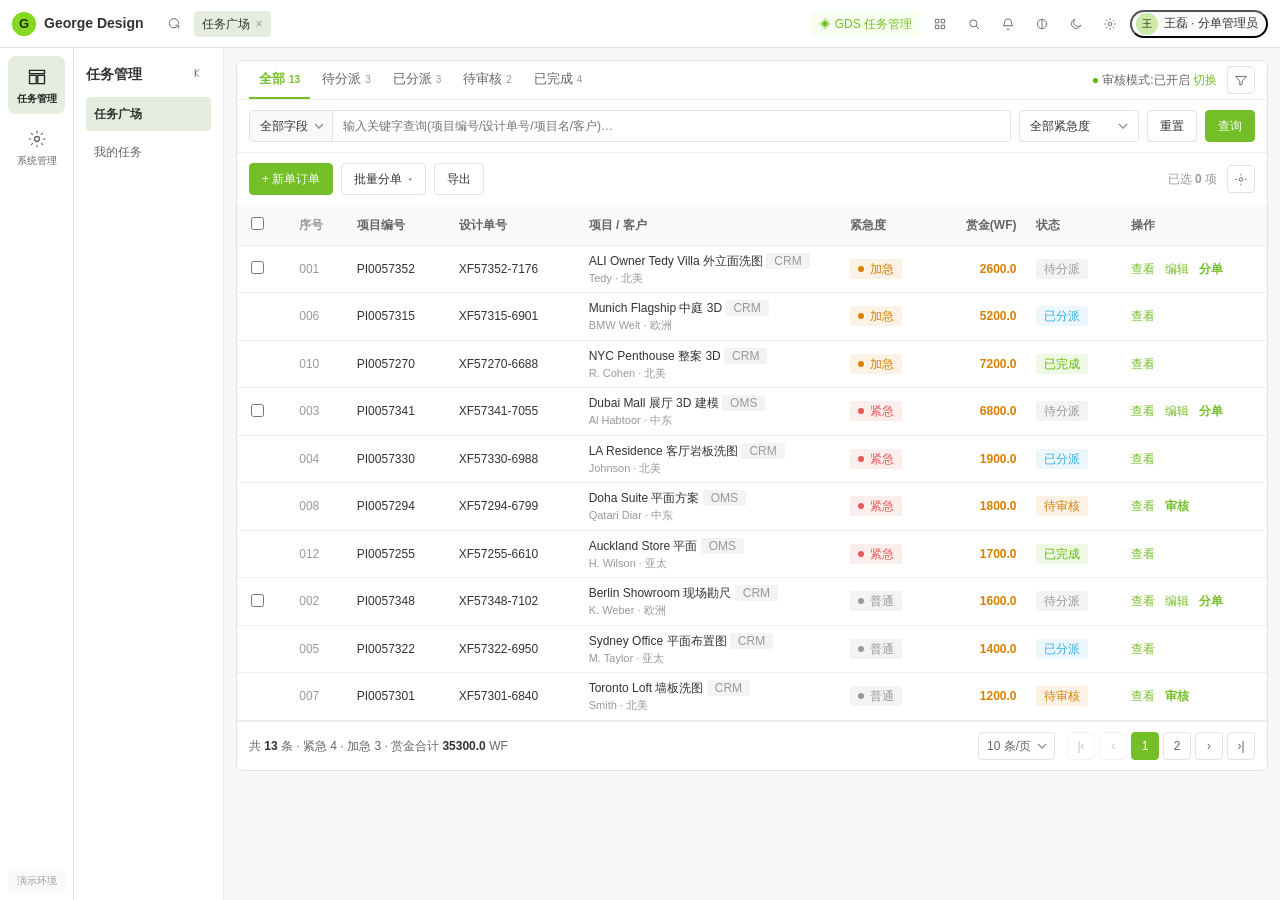
<file: index.html>
<!DOCTYPE html>
<html lang="zh-CN">
<head>
  <meta charset="UTF-8">
  <meta name="viewport" content="width=device-width, initial-scale=1">
  <title>George Design · GDS 任务管理 演示入口</title>
  <!-- 入口:直接跳转到任务广场。双击本文件即可离线打开,无需任何服务器。 -->
  <meta http-equiv="refresh" content="0; url=assets/pages/task-square.html">
  <link rel="stylesheet" href="assets/css/tokens.css">
  <style>
    body { font-family: var(--g-font); background: var(--g-bg); color: var(--g-text); display: flex; min-height: 100vh; align-items: center; justify-content: center; margin: 0; }
    .enter { text-align: center; }
    .enter a { display: inline-block; margin-top: 16px; padding: 10px 20px; background: var(--g-primary); color: #fff; border-radius: 6px; text-decoration: none; font-size: 14px; }
  </style>
</head>
<body>
  <div class="enter">
    <h1 style="font-size:18px">George Design · GDS 任务管理</h1>
    <p style="color:var(--g-text-weak);font-size:13px">正在进入任务广场…如果没有自动跳转,请点击下方按钮。</p>
    <a href="assets/pages/task-square.html">进入系统</a>
  </div>
</body>
</html>
</file>
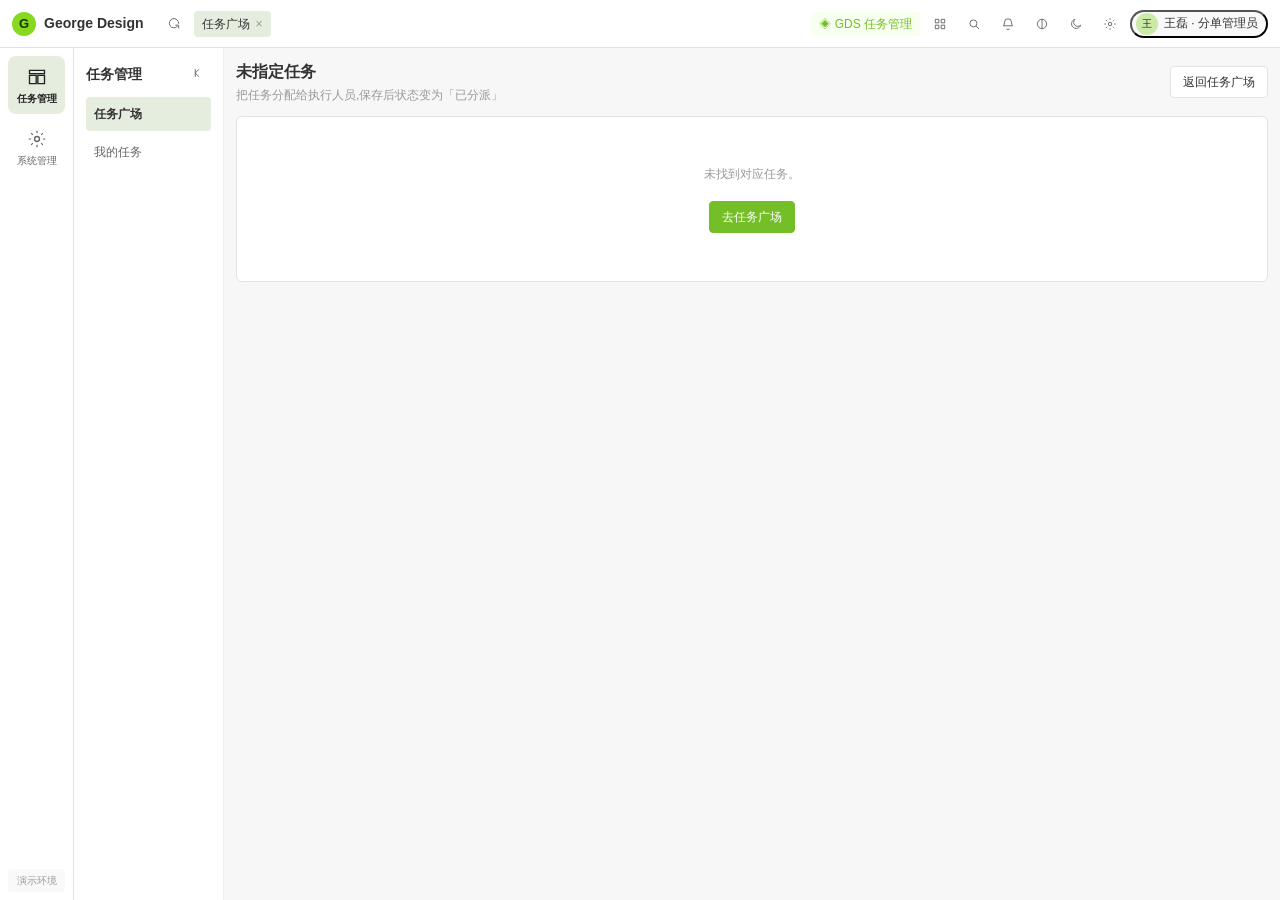
<file: assets/pages/assignment.html>
<!DOCTYPE html>
<html lang="zh-CN">
<head>
  <meta charset="UTF-8">
  <meta name="viewport" content="width=device-width, initial-scale=1">
  <title>分单 · GDS 任务管理</title>
  <link rel="stylesheet" href="../css/tokens.css">
  <link rel="stylesheet" href="../css/shell.css">
  <link rel="stylesheet" href="../css/components.css">
  <style>
    .task-summary { display: grid; grid-template-columns: repeat(3, 1fr); gap: 10px 16px; padding: 14px 16px; background: var(--g-bg-soft); border-radius: var(--g-radius-6); margin: 12px 16px; }
    .task-summary .k { font-size: 11px; color: var(--g-text-weak); }
    .task-summary .v { font-size: 13px; font-weight: 600; margin-top: 2px; }
  </style>
</head>
<body data-page="task-square">
  <template id="page-content">
    <div class="page-head">
      <div>
        <h1 class="page-title" id="pt">分单</h1>
        <p class="page-desc">把任务分配给执行人员,保存后状态变为「已分派」</p>
      </div>
      <a class="btn" href="task-square.html">返回任务广场</a>
    </div>
    <div class="panel" id="wrap"><div class="g-empty">加载中…</div></div>
  </template>

  <script src="../js/nav-config.js"></script>
  <script src="../js/data.js"></script>
  <script src="../js/gds-ui.js"></script>
  <script src="../js/shell.js"></script>
  <script>
  window.onShellReady = function (Shell) {
    var D = window.DEMO_DATA, U = window.GDS_UI;
    var q = new URLSearchParams(location.search);
    var id = q.get('id'), mode = q.get('mode') || 'new';
    var t = id ? window.GDS.get(id) : null;
    var wrap = document.getElementById('wrap');

    if (!t) {
      document.getElementById('pt').textContent = '未指定任务';
      wrap.innerHTML = '<div class="g-empty">未找到对应任务。<br><br><a class="btn primary" href="task-square.html">去任务广场</a></div>';
      return;
    }
    document.getElementById('pt').textContent = (mode === 'edit' ? '编辑分单 · ' : '分单 · ') + t.design_no;

    var execOptions = D.executors.map(function (m) {
      return '<option value="' + m.id + '"' + (t.assignee_id === m.id ? ' selected' : '') + '>' + m.name + '(' + m.dept + ')</option>';
    }).join('');

    wrap.innerHTML =
      '<div class="task-summary">' +
        '<div><div class="k">项目名</div><div class="v">' + U.esc(t.project_name) + '</div></div>' +
        '<div><div class="k">设计单号</div><div class="v">' + t.design_no + '</div></div>' +
        '<div><div class="k">客户 · 区域</div><div class="v">' + U.esc(t.customer_name || '-') + ' · ' + t.region + '</div></div>' +
        '<div><div class="k">任务类型</div><div class="v">' + t.task_type + '</div></div>' +
        '<div><div class="k">紧急度</div><div class="v">' + t.urgency + '</div></div>' +
        '<div><div class="k">当前状态</div><div class="v">' + t.status + '</div></div>' +
      '</div>' +
      '<form class="form-module" id="asn-form">' +
        '<div class="form-grid" style="--form-cols:2">' +
          '<div class="form-item"><div class="f-label">执行人员 <span class="req">*</span></div>' +
            '<select class="field" id="in-exec"><option value="">请选择执行人员</option>' + execOptions + '</select>' +
            '<div class="f-tip" id="tip-exec"></div></div>' +
          '<div class="form-item"><div class="f-label">完成时间 <span class="req">*</span></div>' +
            '<input type="datetime-local" class="field" id="in-time"><div class="f-tip" id="tip-time"></div></div>' +
          '<div class="form-item"><div class="f-label">赏金(WF) <span class="req">*</span></div>' +
            '<input type="number" class="field" id="in-reward" min="0" step="1" value="' + t.reward + '"><div class="f-tip" id="tip-reward"></div></div>' +
          '<div class="form-item"><div class="f-label">当前状态</div><input class="field" value="' + t.status + '" disabled></div>' +
          '<div class="form-item wide"><div class="f-label">分单备注 <span class="hint">(≤300 字,可选)</span></div>' +
            '<textarea class="field" id="in-note" maxlength="300" placeholder="给执行人员的说明">' + U.esc(t.note || '') + '</textarea></div>' +
        '</div>' +
      '</form>' +
      '<div class="drawer-foot" style="border-top:1px solid var(--g-border-soft)">' +
        '<a class="btn" href="task-square.html">取消</a>' +
        '<button class="btn primary" id="btn-save">确认分单</button>' +
      '</div>';

    document.getElementById('btn-save').onclick = function () {
      var exec = document.getElementById('in-exec').value;
      var time = document.getElementById('in-time').value;
      var reward = document.getElementById('in-reward').value;
      wrap.querySelectorAll('.form-item').forEach(function (fi) { fi.classList.remove('error'); });
      var ok = true;
      if (!exec) { markErr('in-exec', 'tip-exec', '请选择执行人员'); ok = false; }
      if (!time) { markErr('in-time', 'tip-time', '请选择完成时间'); ok = false; }
      if (reward === '' || Number(reward) < 0) { markErr('in-reward', 'tip-reward', '赏金必须 ≥ 0'); ok = false; }
      if (!ok) return;
      var m = D.executors.filter(function (x) { return x.id === exec; })[0];
      window.GDS.update(t.task_id, {
        assignee_id: exec, assignee_name: m ? m.name : '', department: m ? m.dept : t.department,
        reviewer_name: D.reviewer, expected_complete_time: time.replace('T', ' '),
        reward: Number(reward), note: document.getElementById('in-note').value.trim(),
        assign_time: U.nowStr(), status: '已分派'
      });
      Shell.toast('分单成功,状态更新为「已分派」', 'success');
      setTimeout(function () { location.href = 'task-square.html'; }, 600);
    };

    function markErr(inputId, tipId, msg) {
      document.getElementById(inputId).closest('.form-item').classList.add('error');
      document.getElementById(tipId).textContent = msg;
    }
  };
  </script>
</body>
</html>
</file>
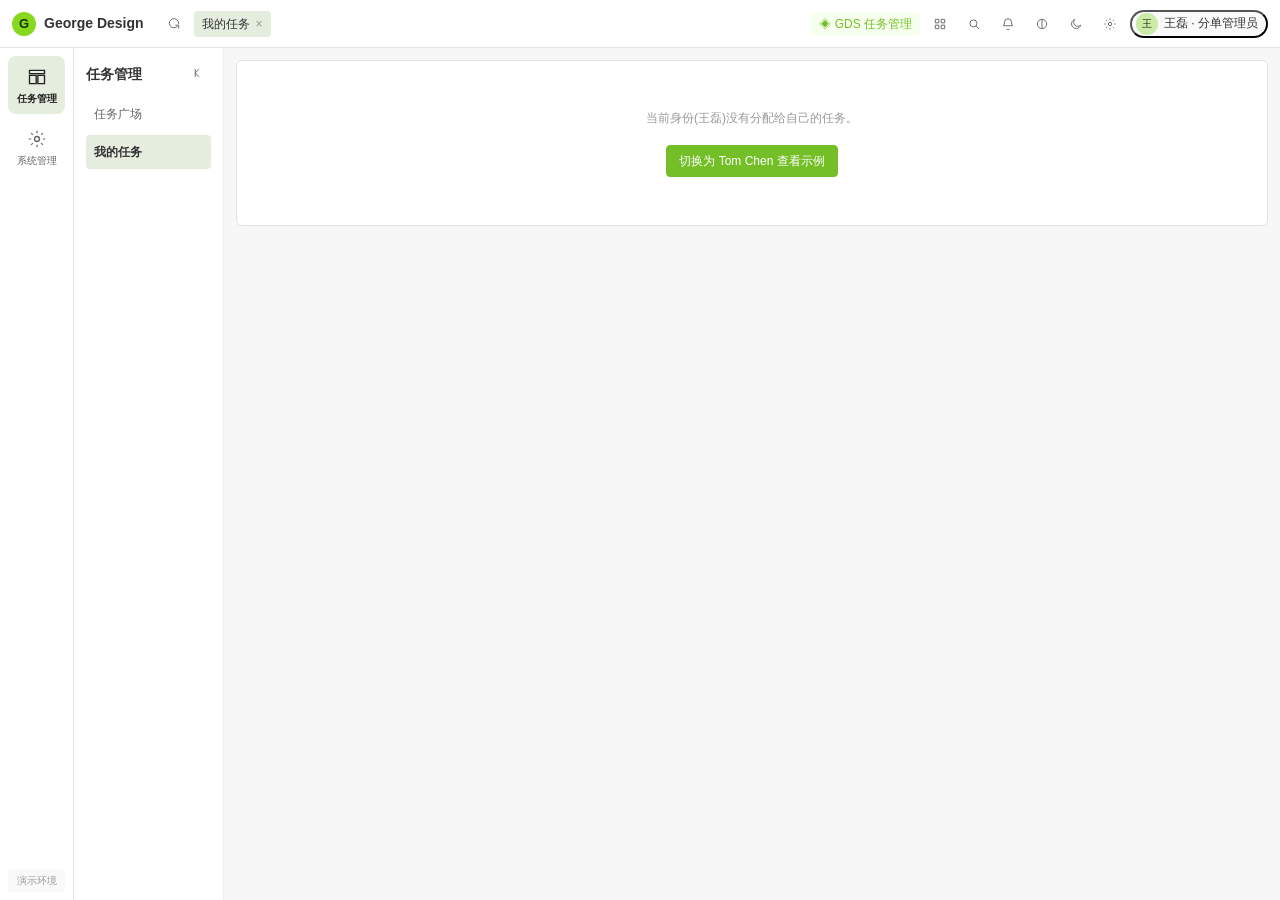
<file: assets/pages/my-tasks.html>
<!DOCTYPE html>
<html lang="zh-CN">
<head>
  <meta charset="UTF-8">
  <meta name="viewport" content="width=device-width, initial-scale=1">
  <title>我的任务 · GDS 任务管理</title>
  <link rel="stylesheet" href="../css/tokens.css">
  <link rel="stylesheet" href="../css/shell.css">
  <link rel="stylesheet" href="../css/components.css">
  <style>
    .mt-cols { display: grid; grid-template-columns: 320px 1fr; gap: 12px; align-items: start; }
    .mt-list { display: flex; flex-direction: column; gap: 10px; padding: 12px; max-height: calc(100vh - 220px); overflow: auto; }
    .mt-card { border: 1px solid var(--g-border); border-radius: var(--g-radius-6); background: var(--g-surface); padding: 12px; cursor: pointer; position: relative; }
    .mt-card:hover { border-color: var(--g-brand); }
    .mt-card.active { border-color: var(--g-brand-dark); background: var(--g-brand-pale); }
    .mt-card.active::before { content: ''; position: absolute; left: 0; top: 10px; bottom: 10px; width: 3px; border-radius: 3px; background: var(--g-brand-dark); }
    .mt-card .c-name { font-size: 13px; font-weight: 600; line-height: 1.4; display: -webkit-box; -webkit-line-clamp: 2; -webkit-box-orient: vertical; overflow: hidden; }
    .mt-card .c-sub { font-size: 11px; color: var(--g-text-weak); margin-top: 4px; }
    .mt-card .c-foot { display: flex; align-items: center; justify-content: space-between; margin-top: 10px; padding-top: 8px; border-top: 1px solid var(--g-border-soft); }
    .mt-card .c-reward { color: var(--g-warning); font-weight: 600; font-size: 13px; }
    .mt-stats { display: grid; grid-template-columns: repeat(4, 1fr); gap: 12px; padding: 14px 16px; }
    .mt-stat { display: flex; flex-direction: column; gap: 3px; }
    .mt-stat .k { font-size: 11px; color: var(--g-text-weak); }
    .mt-stat .v { font-size: 15px; font-weight: 600; }
    .file-row { display: flex; align-items: center; gap: 8px; padding: 8px 0; border-bottom: 1px dashed var(--g-border-soft); font-size: 12px; }
    .file-row:last-child { border-bottom: 0; }
    .file-row .f-ic { width: 24px; height: 24px; border-radius: 4px; background: var(--g-brand-pale); color: var(--g-brand-dark); display: flex; align-items: center; justify-content: center; flex: none; font-size: 11px; }
    .quote-note { border-left: 3px solid var(--g-brand); background: var(--g-bg-soft); padding: 8px 12px; font-size: 12px; color: var(--g-text-sub); border-radius: 0 4px 4px 0; }
  </style>
</head>
<body data-page="my-tasks">
  <template id="page-content">
    <div class="mt-cols" id="mt-cols">
      <!-- 左:任务卡片列表 -->
      <div class="panel"><div class="mt-list" id="cards"></div></div>
      <!-- 右:任务详情 -->
      <div class="panel" id="detail"><div class="g-empty">请选择左侧任务查看详情</div></div>
    </div>
  </template>

  <script src="../js/nav-config.js"></script>
  <script src="../js/data.js"></script>
  <script src="../js/gds-ui.js"></script>
  <script src="../js/shell.js"></script>
  <script>
  window.onShellReady = function (Shell) {
    var D = window.DEMO_DATA, U = window.GDS_UI;
    var sel = null;

    function mine() {
      var me = Shell.currentIdentity();
      return window.GDS.load().filter(function (t) { return t.assignee_id === me.id; })
        .sort(function (a, b) {
          var r = D.urgencyRank[a.urgency] - D.urgencyRank[b.urgency];
          return r !== 0 ? r : a.task_id.localeCompare(b.task_id);
        });
    }

    function renderCards() {
      var list = mine();
      var box = document.getElementById('cards'); box.innerHTML = '';
      if (!list.length) {
        document.getElementById('mt-cols').style.gridTemplateColumns = '1fr';
        box.closest('.panel').innerHTML =
          '<div class="g-empty">当前身份(' + Shell.currentIdentity().name + ')没有分配给自己的任务。<br><br>' +
          '<button class="btn primary" id="switch-tom">切换为 Tom Chen 查看示例</button></div>';
        document.getElementById('detail').style.display = 'none';
        var sw = document.getElementById('switch-tom');
        if (sw) sw.onclick = function () { try { localStorage.setItem('gui-identity', 'tom'); } catch (e) {} location.reload(); };
        return;
      }
      if (!sel || !list.filter(function (t) { return t.task_id === sel; })[0]) sel = list[0].task_id;
      list.forEach(function (t) {
        var c = document.createElement('div');
        c.className = 'mt-card' + (t.task_id === sel ? ' active' : '');
        c.innerHTML =
          '<div style="display:flex;justify-content:space-between;gap:8px;align-items:flex-start">' +
            '<div class="c-name">' + U.esc(t.project_name) + '</div>' +
            '<span class="tag ' + (D.statusTag[t.status] || 'neutral') + '" style="flex:none">' + t.status + '</span></div>' +
          '<div class="c-sub">' + U.esc(t.customer_name || '-') + ' · ' + t.region + ' · ' + t.design_no + '</div>' +
          '<div class="c-foot"><span class="c-reward">' + t.reward.toFixed(1) + ' WF</span>' +
            '<span class="tag dot ' + (D.urgencyTag[t.urgency] || 'neutral') + '">' + t.urgency + '</span></div>';
        c.onclick = function () { sel = t.task_id; renderCards(); renderDetail(); };
        box.appendChild(c);
      });
    }

    function stepFlow(t) {
      var reviewOn = window.GDS.reviewOn();
      var steps = [
        { label: 'CRM 派单', done: !!t.created_at },
        { label: '已分单', done: !!t.assign_time },
        { label: '上传结果', done: !!t.uploaded_at }
      ];
      if (reviewOn) steps.push({ label: '审核通过', done: !!t.reviewed_at });
      steps.push({ label: '推送 CRM', done: !!t.pushed_at });
      // 当前步 = 第一个未完成
      var curIdx = steps.findIndex(function (s) { return !s.done; });
      return steps.map(function (s, i) {
        var cls = s.done ? 'done' : (i === curIdx ? 'current' : '');
        return '<div class="detail-step ' + cls + '"><span class="s-dot">' + (s.done ? '✓' : (i + 1)) + '</span><span class="s-label">' + s.label + '</span></div>';
      }).join('');
    }

    function renderDetail() {
      var t = window.GDS.get(sel); if (!t) return;
      var box = document.getElementById('detail');
      var filesHtml = (t.uploaded_files && t.uploaded_files.length)
        ? t.uploaded_files.map(function (f) { return '<div class="file-row"><span class="f-ic">⬢</span><div style="flex:1;min-width:0"><div style="font-weight:600">' + U.esc(f.name) + '</div><div style="color:var(--g-text-weak);font-size:11px">' + f.size + ' · ' + f.time + '</div></div></div>'; }).join('')
        : '<div class="g-empty" style="padding:16px 0">暂无上传文件</div>';
      box.innerHTML =
        '<div class="section-head"><h3>' + U.esc(t.project_name) + '</h3>' +
          '<div style="display:flex;gap:6px"><span class="tag ' + (D.statusTag[t.status] || 'neutral') + '">' + t.status + '</span>' +
          '<span class="tag dot ' + (D.urgencyTag[t.urgency] || 'neutral') + '">' + t.urgency + '</span></div></div>' +
        '<div style="padding:8px 16px 0;color:var(--g-text-weak);font-size:12px">' + t.design_no + ' · 客户 ' + U.esc(t.customer_name || '-') + '</div>' +
        '<div class="mt-stats">' +
          '<div class="mt-stat"><span class="k">赏金</span><span class="v" style="color:var(--g-warning)">' + t.reward.toFixed(1) + ' WF</span></div>' +
          '<div class="mt-stat"><span class="k">任务类型·区域</span><span class="v" style="font-size:13px">' + t.task_type + ' · ' + t.region + '</span></div>' +
          '<div class="mt-stat"><span class="k">部门</span><span class="v" style="font-size:13px">' + t.department + '</span></div>' +
          '<div class="mt-stat"><span class="k">截止时间</span><span class="v" style="font-size:13px">' + (t.expected_complete_time || '-') + '</span></div>' +
        '</div>' +
        '<div class="detail-steps" style="border-top:1px solid var(--g-border-soft)">' + stepFlow(t) + '</div>' +
        '<div class="section-head"><h3>已上传文件</h3></div><div style="padding:4px 16px 12px">' + filesHtml + '</div>' +
        (t.note ? '<div style="padding:0 16px 14px"><div class="quote-note">' + U.esc(t.note) + '</div></div>' : '') +
        '<div class="drawer-foot" style="border-top:1px solid var(--g-border-soft)">' +
          '<button class="btn" id="d-full">查看任务全貌</button>' +
          (t.status === '已分派' && U.isAssignee(t) ? '<button class="btn primary" id="d-upload">上传处理结果</button>' : '') +
        '</div>';
      var full = document.getElementById('d-full');
      if (full) full.onclick = function () { location.href = 'review.html?id=' + t.task_id; };
      var up = document.getElementById('d-upload');
      if (up) up.onclick = function () { U.openUpload(Shell, t, function () { renderCards(); renderDetail(); }); };
    }

    renderCards();
    renderDetail();
  };
  </script>
</body>
</html>
</file>
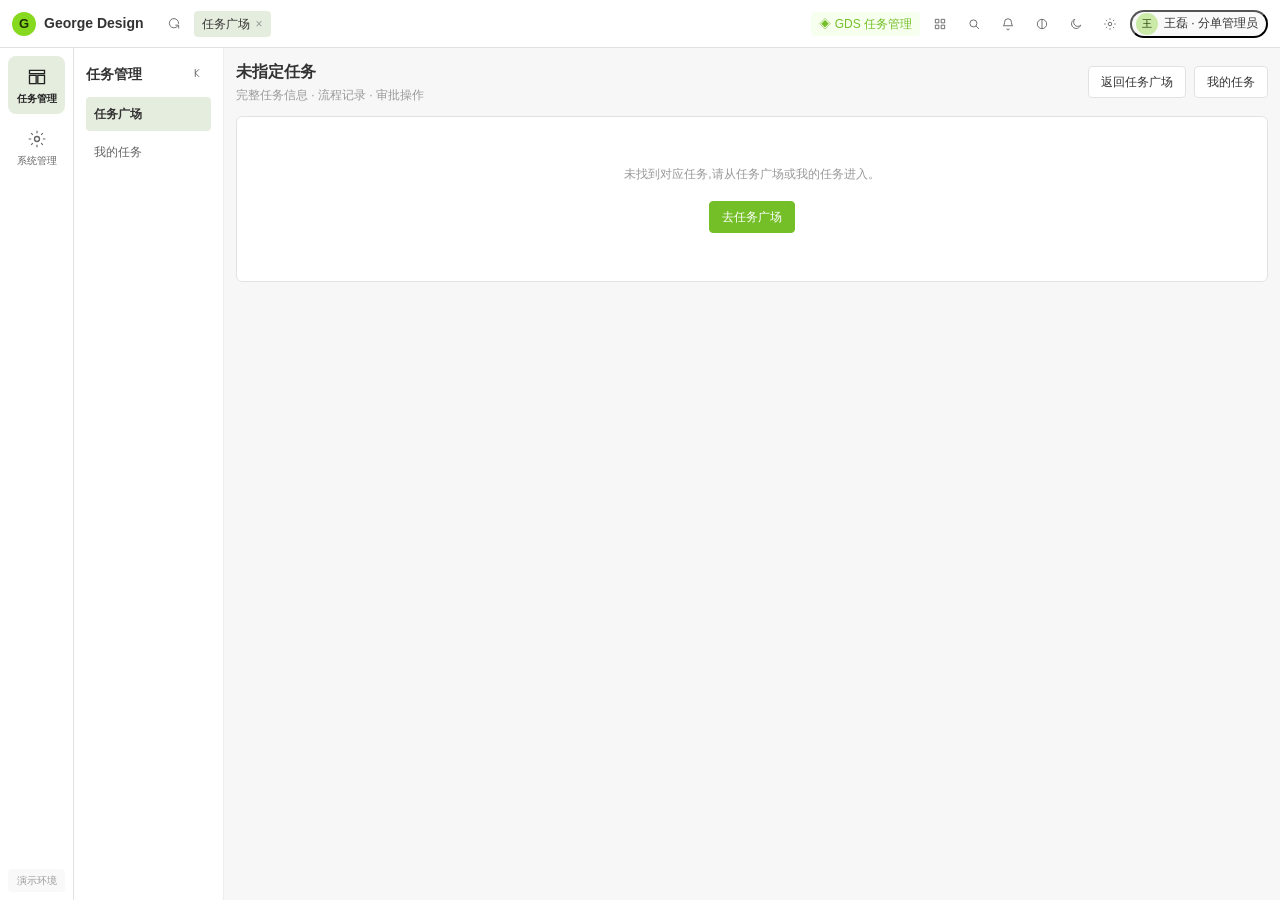
<file: assets/pages/review.html>
<!DOCTYPE html>
<html lang="zh-CN">
<head>
  <meta charset="UTF-8">
  <meta name="viewport" content="width=device-width, initial-scale=1">
  <title>任务详情 · GDS 任务管理</title>
  <link rel="stylesheet" href="../css/tokens.css">
  <link rel="stylesheet" href="../css/shell.css">
  <link rel="stylesheet" href="../css/components.css">
  <style>
    .file-row { display: flex; align-items: center; gap: 8px; padding: 8px 0; border-bottom: 1px dashed var(--g-border-soft); font-size: 12px; }
    .file-row:last-child { border-bottom: 0; }
    .file-row .f-ic { width: 24px; height: 24px; border-radius: 4px; background: var(--g-brand-pale); color: var(--g-brand-dark); display: flex; align-items: center; justify-content: center; flex: none; font-size: 11px; }
  </style>
</head>
<body data-page="task-square">
  <template id="page-content">
    <div class="page-head">
      <div>
        <h1 class="page-title" id="pt">任务详情</h1>
        <p class="page-desc" id="pd">完整任务信息 · 流程记录 · 审批操作</p>
      </div>
      <div style="display:flex;gap:8px">
        <a class="btn" href="task-square.html">返回任务广场</a>
        <a class="btn" href="my-tasks.html">我的任务</a>
      </div>
    </div>
    <div class="panel" id="summary"><div class="g-empty">加载中…</div></div>
  </template>

  <script src="../js/nav-config.js"></script>
  <script src="../js/data.js"></script>
  <script src="../js/gds-ui.js"></script>
  <script src="../js/shell.js"></script>
  <script>
  window.onShellReady = function (Shell) {
    var D = window.DEMO_DATA, U = window.GDS_UI;
    var id = (new URLSearchParams(location.search)).get('id');

    function render() {
      var t = id ? window.GDS.get(id) : null;
      var box = document.getElementById('summary');
      if (!t) {
        document.getElementById('pt').textContent = '未指定任务';
        box.innerHTML = '<div class="g-empty">未找到对应任务,请从任务广场或我的任务进入。<br><br><a class="btn primary" href="task-square.html">去任务广场</a></div>';
        return;
      }
      document.getElementById('pt').textContent = t.project_name;
      document.getElementById('pd').innerHTML = t.design_no + ' · ' + t.task_no + ' · 客户 ' + U.esc(t.customer_name || '-') +
        ' · <span class="tag ' + (D.statusTag[t.status] || 'neutral') + '">' + t.status + '</span>';
      var filesHtml = (t.uploaded_files && t.uploaded_files.length)
        ? t.uploaded_files.map(function (f) { return '<div class="file-row"><span class="f-ic">⬢</span><div style="flex:1;min-width:0"><div style="font-weight:600">' + U.esc(f.name) + '</div><div style="color:var(--g-text-weak);font-size:11px">' + f.size + ' · ' + f.time + '</div></div></div>'; }).join('')
        : '<div class="g-empty" style="padding:16px 0">暂无上传文件</div>';
      box.innerHTML =
        '<div class="section-head"><h3>任务概要</h3><button class="btn primary sm" id="open-flow">打开审批详情</button></div>' +
        '<div class="info-grid" style="--info-cols:3">' +
          [['项目编号', t.task_no], ['设计单号', t.design_no], ['任务类型·区域', t.task_type + ' · ' + t.region],
           ['紧急度', t.urgency], ['赏金', t.reward.toFixed(1) + ' WF'], ['执行人员', t.assignee_name || '-'],
           ['审核人', t.reviewer_name || '-'], ['期望完成', t.expected_complete_time || '-'], ['状态', t.status]]
          .map(function (kv) { return '<div class="info-item"><div class="k">' + kv[0] + '</div><div class="v">' + U.esc(kv[1]) + '</div></div>'; }).join('') +
        '</div>' +
        '<div class="section-head"><h3>已上传文件</h3></div><div style="padding:4px 16px 14px">' + filesHtml + '</div>';
      document.getElementById('open-flow').onclick = function () { U.openReview(Shell, window.GDS.get(id), render); };
    }

    render();
    // 进入页面自动打开审批浮层(左详情 + 右时间线)
    if (id && window.GDS.get(id)) U.openReview(Shell, window.GDS.get(id), render);
  };
  </script>
</body>
</html>
</file>
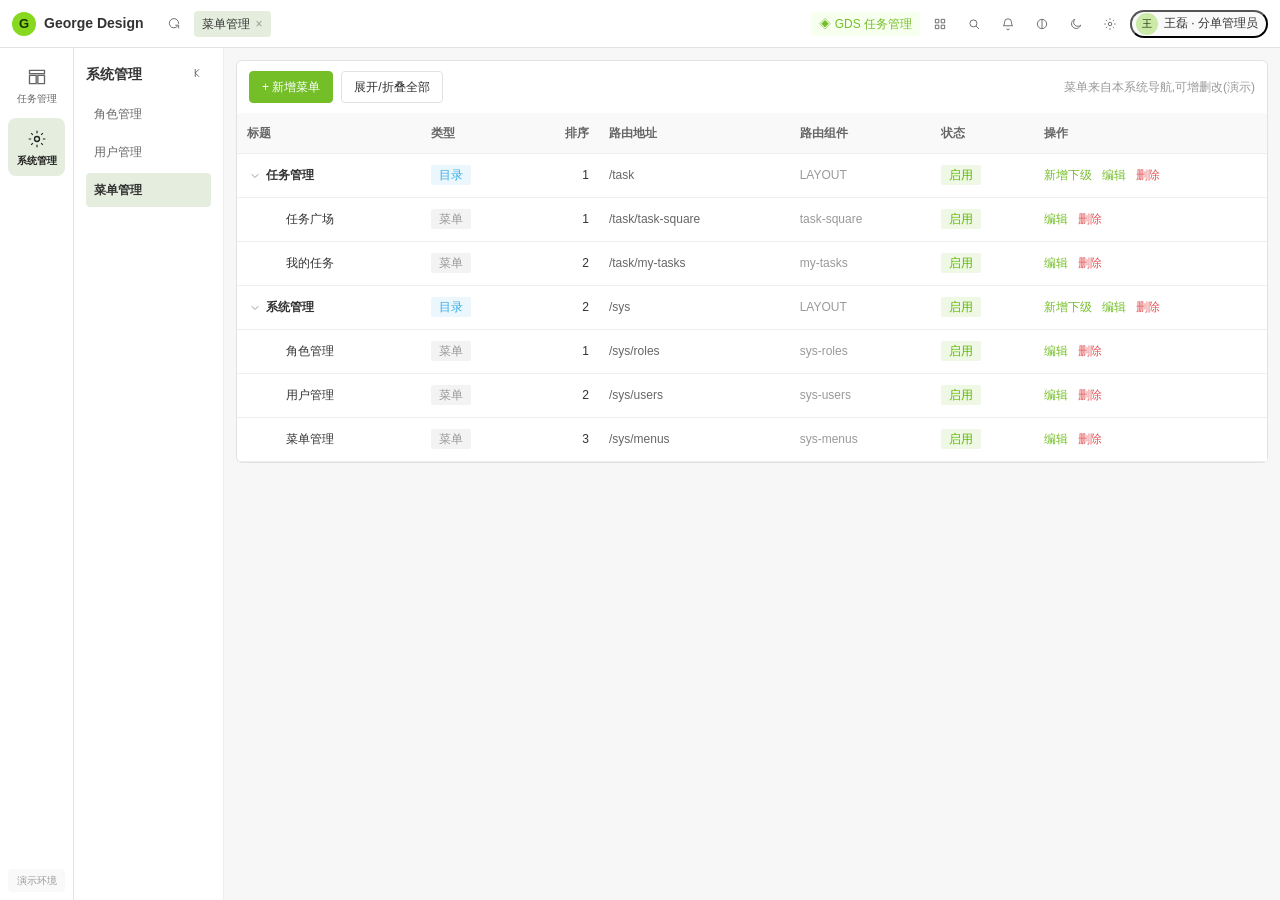
<file: assets/pages/sys-menus.html>
<!DOCTYPE html>
<html lang="zh-CN">
<head>
  <meta charset="UTF-8">
  <meta name="viewport" content="width=device-width, initial-scale=1">
  <title>菜单管理 · 系统管理</title>
  <link rel="stylesheet" href="../css/tokens.css">
  <link rel="stylesheet" href="../css/shell.css">
  <link rel="stylesheet" href="../css/components.css">
</head>
<body data-page="sys-menus">
  <template id="page-content">
    <div class="panel">
      <div class="op-bar">
        <div class="op-left"><button class="btn primary" id="op-add">+ 新增菜单</button><button class="btn" id="op-expand">展开/折叠全部</button></div>
        <div class="op-right"><span class="sel-count">菜单来自本系统导航,可增删改(演示)</span></div>
      </div>
      <div class="table-wrap">
        <table class="g-table">
          <thead><tr>
            <th>标题</th><th>类型</th><th class="num">排序</th><th>路由地址</th><th>路由组件</th><th>状态</th><th class="col-op">操作</th>
          </tr></thead>
          <tbody id="rows"></tbody>
        </table>
      </div>
    </div>
  </template>

  <script src="../js/nav-config.js"></script>
  <script src="../js/sys-data.js"></script>
  <script src="../js/shell.js"></script>
  <script>
  window.onShellReady = function (Shell) {
    var state = window.SYS.load();
    var collapsed = {}; // 目录 id -> true 表示折叠

    function esc(s) { return String(s == null ? '' : s).replace(/[&<>"]/g, function (c) { return ({ '&': '&amp;', '<': '&lt;', '>': '&gt;', '"': '&quot;' })[c]; }); }

    function render() {
      var tb = document.getElementById('rows'); tb.innerHTML = '';
      state.menus.sort(function (a, b) { return a.order - b.order; });
      state.menus.forEach(function (m) {
        tb.appendChild(rowEl(m, 0, true));
        if (!collapsed[m.id]) (m.children || []).slice().sort(function (a, b) { return a.order - b.order; }).forEach(function (c) {
          tb.appendChild(rowEl(c, 1, false, m.id));
        });
      });
      bind();
    }

    function rowEl(node, depth, isDir, parentId) {
      var tr = document.createElement('tr');
      var hasChildren = node.children && node.children.length;
      var caret = isDir && hasChildren
        ? '<span class="menu-caret ' + (collapsed[node.id] ? 'collapsed' : '') + '" data-caret="' + node.id + '"><svg viewBox="0 0 24 24" width="12" height="12"><path d="M6 9l6 6 6-6" stroke="currentColor" stroke-width="2" fill="none" stroke-linecap="round"/></svg></span>'
        : '<span class="menu-caret leaf"></span>';
      tr.innerHTML =
        '<td style="font-weight:' + (isDir ? '600' : '400') + '"><span style="display:inline-block;width:' + (depth * 20) + 'px"></span>' + caret + ' ' + esc(node.title) + '</td>' +
        '<td><span class="tag ' + (node.type === '目录' ? 'info' : 'neutral') + '">' + node.type + '</span></td>' +
        '<td class="num">' + node.order + '</td>' +
        '<td style="color:var(--g-text-sub)">' + esc(node.path || '-') + '</td>' +
        '<td style="color:var(--g-text-weak)">' + esc(node.component || '-') + '</td>' +
        '<td><span class="tag ' + (node.status === '启用' ? 'success' : 'error') + '">' + node.status + '</span></td>' +
        '<td class="col-op"><div class="row-ops">' +
          (isDir ? '<button class="link-btn" data-addsub="' + node.id + '">新增下级</button>' : '') +
          '<button class="link-btn" data-edit="' + node.id + '" data-parent="' + (parentId || '') + '">编辑</button>' +
          '<button class="link-btn danger" data-del="' + node.id + '" data-parent="' + (parentId || '') + '">删除</button>' +
        '</div></td>';
      return tr;
    }

    function bind() {
      var tb = document.getElementById('rows');
      tb.querySelectorAll('[data-caret]').forEach(function (c) { c.onclick = function () { var id = c.getAttribute('data-caret'); collapsed[id] = !collapsed[id]; render(); }; });
      tb.querySelectorAll('[data-edit]').forEach(function (b) { b.onclick = function () { openEdit(b.getAttribute('data-edit'), b.getAttribute('data-parent')); }; });
      tb.querySelectorAll('[data-del]').forEach(function (b) { b.onclick = function () { del(b.getAttribute('data-del'), b.getAttribute('data-parent')); }; });
      tb.querySelectorAll('[data-addsub]').forEach(function (b) { b.onclick = function () { openEdit(null, b.getAttribute('data-addsub')); }; });
    }

    function findNode(id, parentId) {
      if (parentId) { var p = state.menus.filter(function (m) { return m.id === parentId; })[0]; return p ? (p.children || []).filter(function (c) { return c.id === id; })[0] : null; }
      return state.menus.filter(function (m) { return m.id === id; })[0];
    }

    function del(id, parentId) {
      var node = findNode(id, parentId); if (!node) return;
      Shell.openModal({ title: '删除菜单', size: 'sm', fullscreenable: false,
        body: '<p style="margin:4px 0">确认删除菜单 <b>' + esc(node.title) + '</b>' + (node.children && node.children.length ? ' 及其下级' : '') + '?</p>',
        actions: [ { text: '取消', onClick: Shell.closeModal }, { text: '确认删除', type: 'danger', onClick: function () {
          if (parentId) { var p = state.menus.filter(function (m) { return m.id === parentId; })[0]; p.children = (p.children || []).filter(function (c) { return c.id !== id; }); }
          else state.menus = state.menus.filter(function (m) { return m.id !== id; });
          window.SYS.save(state); Shell.closeModal(); Shell.toast('已删除', 'success'); render();
        } } ] });
    }

    function openEdit(id, parentId) {
      var node = id ? findNode(id, parentId) : null;
      var isNew = !node;
      var addingSub = isNew && parentId; // 新增下级
      node = node || { id: '', title: '', type: addingSub ? '菜单' : '目录', order: 1, path: '', component: addingSub ? 'View' : 'LAYOUT', status: '启用' };
      Shell.openModal({
        title: isNew ? (addingSub ? '新增下级菜单' : '新增菜单') : '编辑菜单', size: 'md',
        body: '<form id="m-form" class="form-grid" style="--form-cols:2">' +
          '<div class="form-item"><div class="f-label">标题 <span class="req">*</span></div><input class="field" id="m-title" value="' + esc(node.title) + '"><div class="f-tip" id="tip-title"></div></div>' +
          '<div class="form-item"><div class="f-label">类型</div><div class="radio-row"><label><input type="radio" name="m-type" value="目录" ' + (node.type === '目录' ? 'checked' : '') + '> 目录</label><label><input type="radio" name="m-type" value="菜单" ' + (node.type !== '目录' ? 'checked' : '') + '> 菜单</label></div></div>' +
          '<div class="form-item"><div class="f-label">排序</div><input type="number" class="field" id="m-order" value="' + node.order + '"></div>' +
          '<div class="form-item"><div class="f-label">状态</div><div class="radio-row"><label><input type="radio" name="m-status" value="停用" ' + (node.status === '停用' ? 'checked' : '') + '> 停用</label><label><input type="radio" name="m-status" value="启用" ' + (node.status !== '停用' ? 'checked' : '') + '> 启用</label></div></div>' +
          '<div class="form-item"><div class="f-label">路由地址</div><input class="field" id="m-path" value="' + esc(node.path) + '" placeholder="/example"></div>' +
          '<div class="form-item"><div class="f-label">路由组件</div><input class="field" id="m-comp" value="' + esc(node.component) + '" placeholder="LAYOUT / View"></div>' +
        '</form>',
        actions: [ { text: '取消', onClick: Shell.closeModal }, { text: '确认', type: 'primary', onClick: function () {
          var title = document.getElementById('m-title').value.trim();
          document.querySelectorAll('#m-form .form-item').forEach(function (fi) { fi.classList.remove('error'); });
          if (!title) { document.getElementById('m-title').closest('.form-item').classList.add('error'); document.getElementById('tip-title').textContent = '请输入标题'; return; }
          var patch = {
            title: title,
            type: (document.querySelector('input[name=m-type]:checked') || {}).value || '菜单',
            order: Number(document.getElementById('m-order').value) || 1,
            status: (document.querySelector('input[name=m-status]:checked') || {}).value || '启用',
            path: document.getElementById('m-path').value.trim(),
            component: document.getElementById('m-comp').value.trim()
          };
          if (isNew) {
            var newId = 'menu_' + Date.now().toString(36);
            if (addingSub) { var p = state.menus.filter(function (m) { return m.id === parentId; })[0]; p.children = p.children || []; p.children.push(Object.assign({ id: newId }, patch)); }
            else state.menus.push(Object.assign({ id: newId, children: [] }, patch));
          } else { for (var k in patch) node[k] = patch[k]; }
          window.SYS.save(state); Shell.closeModal(); Shell.toast(isNew ? '菜单已新增' : '菜单已保存', 'success'); render();
        } } ]
      });
    }

    document.getElementById('op-add').onclick = function () { openEdit(null, null); };
    document.getElementById('op-expand').onclick = function () {
      var anyOpen = state.menus.some(function (m) { return !collapsed[m.id] && m.children && m.children.length; });
      state.menus.forEach(function (m) { collapsed[m.id] = anyOpen; });
      render();
    };
    render();
  };
  </script>
</body>
</html>
</file>
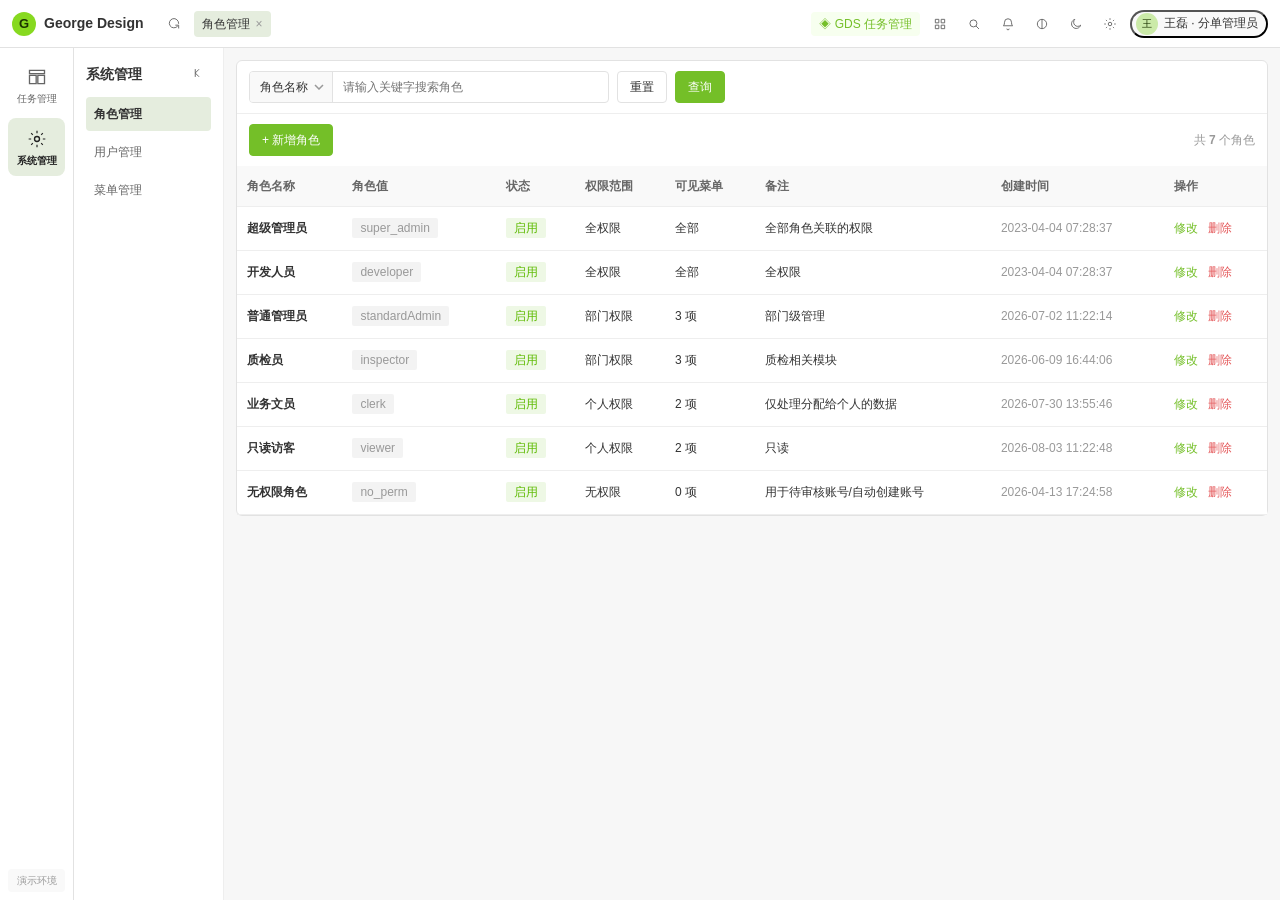
<file: assets/pages/sys-roles.html>
<!DOCTYPE html>
<html lang="zh-CN">
<head>
  <meta charset="UTF-8">
  <meta name="viewport" content="width=device-width, initial-scale=1">
  <title>角色管理 · 系统管理</title>
  <link rel="stylesheet" href="../css/tokens.css">
  <link rel="stylesheet" href="../css/shell.css">
  <link rel="stylesheet" href="../css/components.css">
</head>
<body data-page="sys-roles">
  <template id="page-content">
    <div class="panel">
      <div class="filter-inline">
        <div class="search-combo" style="max-width:360px">
          <select id="f-field"><option value="name">角色名称</option><option value="code">角色值</option></select>
          <input id="f-kw" placeholder="请输入关键字搜索角色">
        </div>
        <button class="btn" id="f-reset">重置</button>
        <button class="btn primary" id="f-go">查询</button>
      </div>
      <div class="op-bar">
        <div class="op-left"><button class="btn primary" id="op-add">+ 新增角色</button></div>
        <div class="op-right"><span class="sel-count">共 <b id="total">0</b> 个角色</span></div>
      </div>
      <div class="table-wrap">
        <table class="g-table">
          <thead><tr>
            <th>角色名称</th><th>角色值</th><th>状态</th><th>权限范围</th><th>可见菜单</th><th>备注</th><th>创建时间</th><th class="col-op">操作</th>
          </tr></thead>
          <tbody id="rows"></tbody>
        </table>
      </div>
    </div>
  </template>

  <script src="../js/nav-config.js"></script>
  <script src="../js/sys-data.js"></script>
  <script src="../js/shell.js"></script>
  <script>
  window.onShellReady = function (Shell) {
    var state = window.SYS.load();
    var kw = '', field = 'name';
    var titles = window.SYS.titleMap(state.menus);

    function esc(s) { return String(s == null ? '' : s).replace(/[&<>"]/g, function (c) { return ({ '&': '&amp;', '<': '&lt;', '>': '&gt;', '"': '&quot;' })[c]; }); }

    function filtered() {
      return state.roles.filter(function (r) { return !kw || String(r[field] || '').toLowerCase().indexOf(kw.toLowerCase()) >= 0; });
    }

    function render() {
      var list = filtered();
      var tb = document.getElementById('rows'); tb.innerHTML = '';
      if (!list.length) tb.innerHTML = '<tr><td colspan="8"><div class="g-empty">没有符合条件的角色</div></td></tr>';
      list.forEach(function (r) {
        var tr = document.createElement('tr');
        tr.innerHTML =
          '<td style="font-weight:600">' + esc(r.name) + '</td>' +
          '<td><span class="tag neutral">' + esc(r.code) + '</span></td>' +
          '<td><span class="tag ' + (r.status === '启用' ? 'success' : 'error') + '">' + r.status + '</span></td>' +
          '<td>' + r.scope + '</td>' +
          '<td>' + (r.scope === '全权限' ? '全部' : (r.menus || []).length + ' 项') + '</td>' +
          '<td class="ellipsis" title="' + esc(r.remark) + '">' + esc(r.remark || '-') + '</td>' +
          '<td style="color:var(--g-text-weak)">' + (r.created || '-') + '</td>' +
          '<td class="col-op"><div class="row-ops"><button class="link-btn" data-edit="' + r.id + '">修改</button><button class="link-btn danger" data-del="' + r.id + '">删除</button></div></td>';
        tb.appendChild(tr);
      });
      tb.querySelectorAll('[data-edit]').forEach(function (b) { b.onclick = function () { openEdit(b.getAttribute('data-edit')); }; });
      tb.querySelectorAll('[data-del]').forEach(function (b) { b.onclick = function () { del(b.getAttribute('data-del')); }; });
      document.getElementById('total').textContent = state.roles.length;
    }

    function del(id) {
      var r = state.roles.filter(function (x) { return x.id === id; })[0]; if (!r) return;
      Shell.openModal({ title: '删除角色', size: 'sm', fullscreenable: false,
        body: '<p style="margin:4px 0">确认删除角色 <b>' + esc(r.name) + '</b>?绑定该角色的用户将变为无权限。</p>',
        actions: [ { text: '取消', onClick: Shell.closeModal },
          { text: '确认删除', type: 'danger', onClick: function () {
            state.roles = state.roles.filter(function (x) { return x.id !== id; });
            window.SYS.save(state); Shell.closeModal(); Shell.toast('已删除', 'success'); render();
          } } ] });
    }

    // 权限树:目录(全选) + 菜单叶子;工具 展开/折叠、全选/全不选
    function permTreeHtml(checkedIds) {
      var set = {}; (checkedIds || []).forEach(function (id) { set[id] = true; });
      var html = '<div class="perm-tools">' +
        '<label><input type="checkbox" id="pt-expand" checked> 展开/折叠</label>' +
        '<label><input type="checkbox" id="pt-all"> 全选/全不选</label></div><div class="perm-tree" id="pt-tree">';
      state.menus.forEach(function (m) {
        var kids = m.children || [];
        var leafIds = kids.length ? kids.map(function (c) { return c.id; }) : [m.id];
        var allChecked = leafIds.every(function (id) { return set[id]; });
        html += '<div class="perm-group" data-group="' + m.id + '">' +
          '<div class="pg-head"><span class="tree-caret" data-caret="' + m.id + '">▾</span>' +
          '<label><input type="checkbox" class="pg-check" data-group-check="' + m.id + '" ' + (allChecked ? 'checked' : '') + '> ' + esc(m.title) + '</label></div>' +
          '<div class="perm-children" data-children="' + m.id + '">';
        if (kids.length) kids.forEach(function (c) {
          html += '<label class="perm-leaf"><input type="checkbox" class="leaf-check" data-leaf="' + c.id + '" data-of="' + m.id + '" ' + (set[c.id] ? 'checked' : '') + '> ' + esc(c.title) + '</label>';
        }); else html += '<label class="perm-leaf"><input type="checkbox" class="leaf-check" data-leaf="' + m.id + '" data-of="' + m.id + '" ' + (set[m.id] ? 'checked' : '') + '> (本目录)</label>';
        html += '</div></div>';
      });
      return html + '</div>';
    }

    function bindPermTree(root) {
      // 目录勾选 → 子级联动
      root.querySelectorAll('.pg-check').forEach(function (gc) {
        gc.onchange = function () {
          root.querySelectorAll('.leaf-check[data-of="' + gc.getAttribute('data-group-check') + '"]').forEach(function (lc) { lc.checked = gc.checked; });
        };
      });
      // 子级勾选 → 回写目录态
      root.querySelectorAll('.leaf-check').forEach(function (lc) {
        lc.onchange = function () {
          var of = lc.getAttribute('data-of');
          var leaves = root.querySelectorAll('.leaf-check[data-of="' + of + '"]');
          var all = true; leaves.forEach(function (x) { if (!x.checked) all = false; });
          var gc = root.querySelector('.pg-check[data-group-check="' + of + '"]'); if (gc) gc.checked = all;
        };
      });
      // 展开/折叠
      root.querySelectorAll('[data-caret]').forEach(function (ca) {
        ca.onclick = function () {
          var box = root.querySelector('[data-children="' + ca.getAttribute('data-caret') + '"]');
          var collapsed = ca.classList.toggle('collapsed'); box.style.display = collapsed ? 'none' : '';
        };
      });
      var expand = root.querySelector('#pt-expand');
      if (expand) expand.onchange = function () {
        root.querySelectorAll('[data-caret]').forEach(function (ca) {
          var box = root.querySelector('[data-children="' + ca.getAttribute('data-caret') + '"]');
          if (expand.checked) { ca.classList.remove('collapsed'); box.style.display = ''; }
          else { ca.classList.add('collapsed'); box.style.display = 'none'; }
        });
      };
      var all = root.querySelector('#pt-all');
      if (all) all.onchange = function () {
        root.querySelectorAll('.leaf-check,.pg-check').forEach(function (x) { x.checked = all.checked; });
      };
    }

    function openEdit(id) {
      var r = id ? state.roles.filter(function (x) { return x.id === id; })[0] : null;
      var isNew = !r;
      r = r || { id: '', name: '', code: '', status: '启用', scope: '部门权限', menus: [], remark: '' };
      Shell.openModal({
        title: isNew ? '新增角色' : '编辑角色', size: 'lg',
        body: '<form id="role-form" class="form-grid" style="--form-cols:2">' +
          '<div class="form-item"><div class="f-label">角色名称 <span class="req">*</span></div><input class="field" id="r-name" value="' + esc(r.name) + '"><div class="f-tip" id="tip-name"></div></div>' +
          '<div class="form-item"><div class="f-label">角色值 <span class="req">*</span></div><input class="field" id="r-code" value="' + esc(r.code) + '"><div class="f-tip" id="tip-code"></div></div>' +
          '<div class="form-item"><div class="f-label">状态</div><div class="radio-row"><label><input type="radio" name="r-status" value="停用" ' + (r.status === '停用' ? 'checked' : '') + '> 停用</label><label><input type="radio" name="r-status" value="启用" ' + (r.status !== '停用' ? 'checked' : '') + '> 启用</label></div></div>' +
          '<div class="form-item wide"><div class="f-label">备注</div><input class="field" id="r-remark" value="' + esc(r.remark) + '"></div>' +
          '<div class="form-item wide"><div class="f-label">权限控制</div><div class="radio-row" id="r-scope">' +
            window.SYS.SCOPES.map(function (s) { return '<label><input type="radio" name="r-scope" value="' + s + '" ' + (r.scope === s ? 'checked' : '') + '> ' + s + '</label>'; }).join('') + '</div></div>' +
          '<div class="form-item wide"><div class="f-label">权限(菜单) <span class="hint">根据系统决定有哪些</span></div>' + permTreeHtml(r.menus) + '</div>' +
        '</form>',
        actions: [ { text: '取消', onClick: Shell.closeModal },
          { text: '确认', type: 'primary', onClick: function () { saveRole(isNew, r); } } ],
        onOpen: function (body) { bindPermTree(body.querySelector('#pt-tree').parentNode); }
      });
    }

    function saveRole(isNew, base) {
      var name = document.getElementById('r-name').value.trim();
      var code = document.getElementById('r-code').value.trim();
      document.querySelectorAll('#role-form .form-item').forEach(function (fi) { fi.classList.remove('error'); });
      var ok = true;
      if (!name) { mark('r-name', 'tip-name', '请输入角色名称'); ok = false; }
      if (!code) { mark('r-code', 'tip-code', '请输入角色值'); ok = false; }
      if (!ok) return;
      var status = (document.querySelector('input[name=r-status]:checked') || {}).value || '启用';
      var scope = (document.querySelector('input[name=r-scope]:checked') || {}).value || '部门权限';
      var menus = [];
      document.querySelectorAll('.leaf-check:checked').forEach(function (lc) { menus.push(lc.getAttribute('data-leaf')); });
      if (scope === '全权限') menus = window.SYS.leaves(state.menus);
      if (scope === '无权限') menus = [];
      if (isNew) {
        var newId = (code || 'role') + '_' + Date.now().toString(36);
        state.roles.unshift({ id: newId, name: name, code: code, status: status, scope: scope, menus: menus, remark: document.getElementById('r-remark').value.trim(), created: nowStr() });
      } else {
        base.name = name; base.code = code; base.status = status; base.scope = scope; base.menus = menus; base.remark = document.getElementById('r-remark').value.trim();
      }
      window.SYS.save(state); Shell.closeModal(); Shell.toast(isNew ? '角色已新增' : '角色已保存', 'success'); render();
    }
    function mark(inputId, tipId, msg) { document.getElementById(inputId).closest('.form-item').classList.add('error'); document.getElementById(tipId).textContent = msg; }
    function nowStr() { var d = new Date(), p = function (n) { return (n < 10 ? '0' : '') + n; }; return d.getFullYear() + '-' + p(d.getMonth() + 1) + '-' + p(d.getDate()) + ' ' + p(d.getHours()) + ':' + p(d.getMinutes()) + ':' + p(d.getSeconds()); }

    document.getElementById('op-add').onclick = function () { openEdit(null); };
    document.getElementById('f-go').onclick = function () { field = document.getElementById('f-field').value; kw = document.getElementById('f-kw').value.trim(); render(); };
    document.getElementById('f-kw').addEventListener('keydown', function (e) { if (e.key === 'Enter') document.getElementById('f-go').click(); });
    document.getElementById('f-reset').onclick = function () { document.getElementById('f-kw').value = ''; kw = ''; render(); };
    render();
  };
  </script>
</body>
</html>
</file>
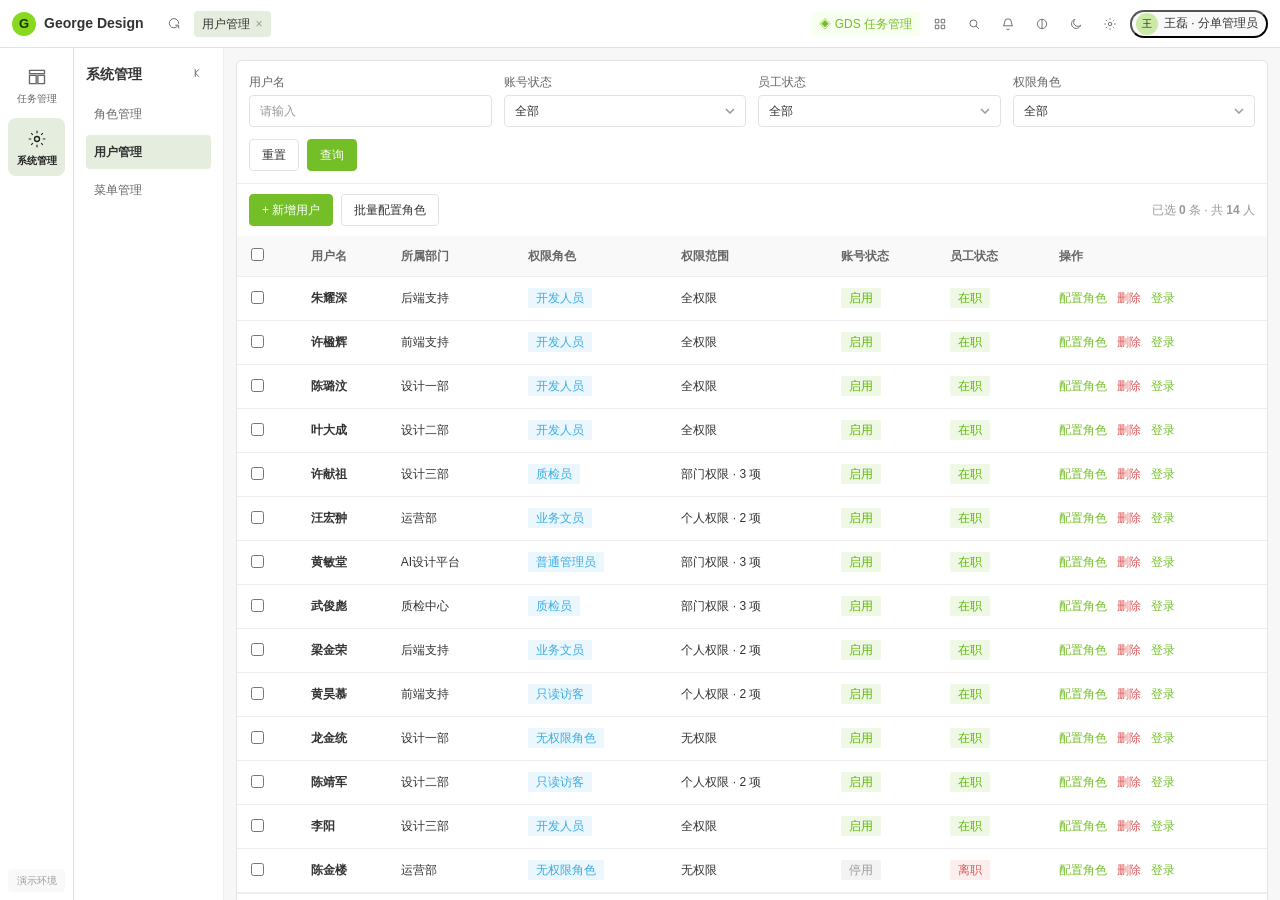
<file: assets/pages/sys-users.html>
<!DOCTYPE html>
<html lang="zh-CN">
<head>
  <meta charset="UTF-8">
  <meta name="viewport" content="width=device-width, initial-scale=1">
  <title>用户管理 · 系统管理</title>
  <link rel="stylesheet" href="../css/tokens.css">
  <link rel="stylesheet" href="../css/shell.css">
  <link rel="stylesheet" href="../css/components.css">
</head>
<body data-page="sys-users">
  <template id="page-content">
    <div class="panel">
      <div class="filter-bar">
        <div class="filter-grid" style="--filter-cols:4">
          <div class="filter-item"><label>用户名</label><input class="field" id="f-name" placeholder="请输入"></div>
          <div class="filter-item"><label>账号状态</label><select class="field" id="f-acc"><option value="">全部</option><option>启用</option><option>停用</option></select></div>
          <div class="filter-item"><label>员工状态</label><select class="field" id="f-emp"><option value="">全部</option><option>在职</option><option>离职</option></select></div>
          <div class="filter-item"><label>权限角色</label><select class="field" id="f-role"><option value="">全部</option></select></div>
          <div class="filter-item filter-actions"><button class="btn" id="f-reset">重置</button><button class="btn primary" id="f-go">查询</button></div>
        </div>
      </div>
      <div class="op-bar">
        <div class="op-left"><button class="btn primary" id="op-add">+ 新增用户</button><button class="btn" id="op-batch">批量配置角色</button></div>
        <div class="op-right"><span class="sel-count">已选 <b id="sel-n">0</b> 条 · 共 <b id="total">0</b> 人</span></div>
      </div>
      <div class="table-wrap">
        <table class="g-table">
          <thead><tr>
            <th class="col-check"><input type="checkbox" id="check-all"></th>
            <th>用户名</th><th>所属部门</th><th>权限角色</th><th>权限范围</th><th>账号状态</th><th>员工状态</th><th class="col-op">操作</th>
          </tr></thead>
          <tbody id="rows"></tbody>
        </table>
      </div>
      <div class="list-foot"><div class="list-stats">共 <b id="total2">0</b> 条记录</div></div>
    </div>
  </template>

  <script src="../js/nav-config.js"></script>
  <script src="../js/sys-data.js"></script>
  <script src="../js/shell.js"></script>
  <script>
  window.onShellReady = function (Shell) {
    var state = window.SYS.load();
    var sel = {};
    var ff = { name: '', acc: '', emp: '', role: '' };

    function esc(s) { return String(s == null ? '' : s).replace(/[&<>"]/g, function (c) { return ({ '&': '&amp;', '<': '&lt;', '>': '&gt;', '"': '&quot;' })[c]; }); }
    function roleName(id) { var r = window.SYS.roleById(state, id); return r ? r.name : '未分配权限'; }

    // 角色下拉
    var fr = document.getElementById('f-role');
    state.roles.forEach(function (r) { fr.innerHTML += '<option value="' + r.id + '">' + esc(r.name) + '</option>'; });

    function filtered() {
      return state.users.filter(function (u) {
        if (ff.name && u.name.toLowerCase().indexOf(ff.name.toLowerCase()) < 0) return false;
        if (ff.acc && u.account_status !== ff.acc) return false;
        if (ff.emp && u.employee_status !== ff.emp) return false;
        if (ff.role && u.roleId !== ff.role) return false;
        return true;
      });
    }

    function render() {
      var list = filtered();
      var tb = document.getElementById('rows'); tb.innerHTML = '';
      if (!list.length) tb.innerHTML = '<tr><td colspan="8"><div class="g-empty">没有符合条件的用户</div></td></tr>';
      list.forEach(function (u) {
        var eff = window.SYS.effective(state, u);
        var tr = document.createElement('tr');
        tr.innerHTML =
          '<td class="col-check"><input type="checkbox" data-id="' + u.id + '" ' + (sel[u.id] ? 'checked' : '') + '></td>' +
          '<td style="font-weight:600">' + esc(u.name) + '</td>' +
          '<td>' + esc(u.dept) + '</td>' +
          '<td>' + (u.roleId ? '<span class="tag info">' + esc(roleName(u.roleId)) + '</span>' : '<span class="tag neutral">未分配</span>') + '</td>' +
          '<td>' + eff.scope + (eff.scope !== '全权限' && eff.scope !== '无权限' ? ' · ' + eff.count + ' 项' : '') + '</td>' +
          '<td><span class="tag ' + (u.account_status === '启用' ? 'success' : 'neutral') + '">' + u.account_status + '</span></td>' +
          '<td><span class="tag ' + (u.employee_status === '在职' ? 'success' : 'error') + '">' + u.employee_status + '</span></td>' +
          '<td class="col-op"><div class="row-ops"><button class="link-btn" data-cfg="' + u.id + '">配置角色</button><button class="link-btn danger" data-del="' + u.id + '">删除</button><button class="link-btn" data-login="' + u.id + '">登录</button></div></td>';
        tb.appendChild(tr);
      });
      tb.querySelectorAll('input[type=checkbox]').forEach(function (cb) { cb.onchange = function () { if (cb.checked) sel[cb.dataset.id] = true; else delete sel[cb.dataset.id]; updateSel(); }; });
      tb.querySelectorAll('[data-cfg]').forEach(function (b) { b.onclick = function () { openCfg([b.getAttribute('data-cfg')]); }; });
      tb.querySelectorAll('[data-del]').forEach(function (b) { b.onclick = function () { del(b.getAttribute('data-del')); }; });
      tb.querySelectorAll('[data-login]').forEach(function (b) { b.onclick = function () { Shell.toast('以该用户身份登录(演示)'); }; });
      document.getElementById('total').textContent = state.users.length;
      document.getElementById('total2').textContent = list.length;
      updateSel();
    }
    function updateSel() { document.getElementById('sel-n').textContent = Object.keys(sel).length; }

    function del(id) {
      id = Number(id);
      var u = state.users.filter(function (x) { return x.id === id; })[0]; if (!u) return;
      Shell.openModal({ title: '删除用户', size: 'sm', fullscreenable: false,
        body: '<p style="margin:4px 0">确认删除用户 <b>' + esc(u.name) + '</b>?</p>',
        actions: [ { text: '取消', onClick: Shell.closeModal }, { text: '确认删除', type: 'danger', onClick: function () {
          state.users = state.users.filter(function (x) { return x.id !== id; }); window.SYS.save(state); Shell.closeModal(); Shell.toast('已删除', 'success'); render();
        } } ] });
    }

    // 配置角色:绑定角色 → 实时预览该用户在本系统获得的权限
    function openCfg(ids) {
      ids = ids.map(Number);
      var first = state.users.filter(function (x) { return x.id === ids[0]; })[0];
      var who = ids.length > 1 ? ('已选 ' + ids.length + ' 名用户') : esc(first.name);
      var opts = '<option value="">未分配权限</option>' + state.roles.map(function (r) { return '<option value="' + r.id + '" ' + (ids.length === 1 && first.roleId === r.id ? 'selected' : '') + '>' + esc(r.name) + '(' + r.scope + ')</option>'; }).join('');
      Shell.openModal({
        title: '配置角色 · ' + who, size: 'md',
        body: '<div class="form-item"><div class="f-label">绑定角色 <span class="req">*</span></div><select class="field" id="cfg-role">' + opts + '</select></div>' +
          '<div class="section-head" style="padding:12px 0 8px"><h3>权限预览</h3></div>' +
          '<div id="cfg-preview" style="font-size:12px;color:var(--g-text-sub)"></div>' +
          '<p class="f-tip" style="margin-top:10px;color:var(--g-text-weak)">ℹ 逻辑:用户绑定角色后,即在本系统获得该角色对应的权限范围与可见菜单。</p>',
        actions: [ { text: '取消', onClick: Shell.closeModal }, { text: '确认绑定', type: 'primary', onClick: function () {
          var rid = document.getElementById('cfg-role').value;
          ids.forEach(function (id) { var u = state.users.filter(function (x) { return x.id === id; })[0]; if (u) u.roleId = rid; });
          window.SYS.save(state); Shell.closeModal(); sel = {}; Shell.toast('已绑定角色,权限随之生效', 'success'); render();
        } } ],
        onOpen: function () {
          var selEl = document.getElementById('cfg-role');
          function preview() {
            var r = window.SYS.roleById(state, selEl.value);
            var box = document.getElementById('cfg-preview');
            if (!r) { box.innerHTML = '<span class="tag neutral">无权限</span> 该用户将无任何系统权限。'; return; }
            var titles = window.SYS.titleMap(state.menus);
            var menuNames = r.scope === '全权限' ? ['全部菜单'] : (r.menus || []).map(function (m) { return titles[m] || m; });
            box.innerHTML = '<div style="margin-bottom:6px">权限范围:<span class="perm-badge">' + r.scope + '</span></div>' +
              '<div>可见菜单(' + (r.scope === '全权限' ? '全部' : menuNames.length) + '):' +
              menuNames.map(function (n) { return '<span class="tag neutral" style="margin:2px 4px 2px 0">' + esc(n) + '</span>'; }).join('') + '</div>';
          }
          selEl.onchange = preview; preview();
        }
      });
    }

    document.getElementById('op-add').onclick = function () {
      Shell.openModal({ title: '新增用户', size: 'sm', fullscreenable: false,
        body: '<p style="margin:4px 0">真实环境用户来自统一身份认证(SSO)同步。此处为演示占位,可到各业务系统维护后同步。</p>',
        actions: [{ text: '知道了', type: 'primary', onClick: Shell.closeModal }] });
    };
    document.getElementById('op-batch').onclick = function () {
      var ids = Object.keys(sel); if (!ids.length) { Shell.toast('请先勾选用户', 'error'); return; }
      openCfg(ids);
    };
    document.getElementById('check-all').onchange = function (e) { filtered().forEach(function (u) { if (e.target.checked) sel[u.id] = true; else delete sel[u.id]; }); render(); };
    document.getElementById('f-go').onclick = function () { ff.name = document.getElementById('f-name').value.trim(); ff.acc = document.getElementById('f-acc').value; ff.emp = document.getElementById('f-emp').value; ff.role = document.getElementById('f-role').value; render(); };
    document.getElementById('f-reset').onclick = function () { ['f-name'].forEach(function (id) { document.getElementById(id).value = ''; }); ['f-acc', 'f-emp', 'f-role'].forEach(function (id) { document.getElementById(id).value = ''; }); ff = { name: '', acc: '', emp: '', role: '' }; render(); };
    render();
  };
  </script>
</body>
</html>
</file>
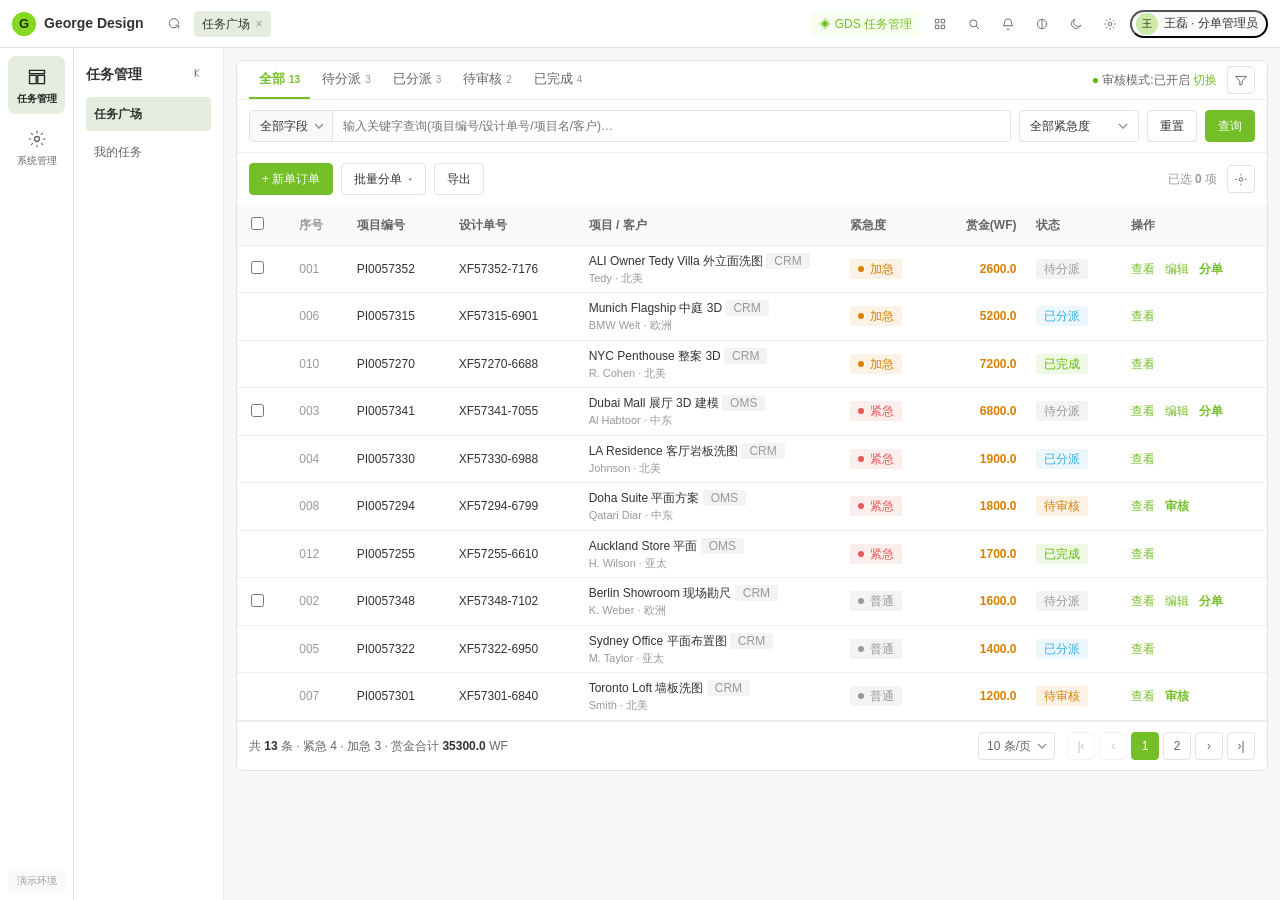
<file: assets/pages/task-square.html>
<!DOCTYPE html>
<html lang="zh-CN">
<head>
  <meta charset="UTF-8">
  <meta name="viewport" content="width=device-width, initial-scale=1">
  <title>任务广场 · GDS 任务管理</title>
  <link rel="stylesheet" href="../css/tokens.css">
  <link rel="stylesheet" href="../css/shell.css">
  <link rel="stylesheet" href="../css/components.css">
</head>
<body data-page="task-square">
  <template id="page-content">
    <div class="panel">
      <!-- 页签 + 审核模式指示 -->
      <div class="list-head">
        <div class="list-tabs" id="tabs"></div>
        <div style="display:flex;align-items:center;gap:10px;flex:none">
          <span id="review-ind" style="font-size:12px;color:var(--g-text-sub);white-space:nowrap"></span>
          <button class="icon-btn" title="高级筛选" id="btn-filter"><svg viewBox="0 0 24 24"><path d="M3 5h18l-7 8v5l-4 2v-7z" fill="none" stroke="currentColor" stroke-width="1.6" stroke-linejoin="round"/></svg></button>
        </div>
      </div>

      <!-- 一体式搜索 -->
      <div class="filter-inline">
        <div class="search-combo">
          <select id="f-field">
            <option value="all">全部字段</option>
            <option value="task_no">项目编号</option>
            <option value="design_no">设计单号</option>
            <option value="project_name">项目名</option>
            <option value="customer_name">客户名</option>
          </select>
          <input id="f-kw" placeholder="输入关键字查询(项目编号/设计单号/项目名/客户)…">
        </div>
        <select class="field" id="f-urg" style="width:120px;flex:none"><option value="">全部紧急度</option><option>加急</option><option>紧急</option><option>普通</option></select>
        <button class="btn" id="f-reset">重置</button>
        <button class="btn primary" id="f-go">查询</button>
      </div>

      <!-- 操作工具栏 -->
      <div class="op-bar">
        <div class="op-left">
          <button class="btn primary" id="op-new">+ 新单订单</button>
          <button class="btn" id="op-batch">批量分单 <span class="caret">▾</span></button>
          <button class="btn" id="op-export">导出</button>
        </div>
        <div class="op-right">
          <span class="sel-count">已选 <b id="sel-n">0</b> 项</span>
          <button class="icon-btn" title="列设置" id="op-cols"><svg viewBox="0 0 24 24"><circle cx="12" cy="12" r="3" fill="none" stroke="currentColor" stroke-width="1.6"/><path d="M12 2v3M12 19v3M2 12h3M19 12h3" stroke="currentColor" stroke-width="1.4"/></svg></button>
        </div>
      </div>

      <!-- 任务表格(8 列) -->
      <div class="table-wrap">
        <table class="g-table">
          <thead><tr>
            <th class="col-check"><input type="checkbox" id="check-all"></th>
            <th class="col-idx">序号</th>
            <th>项目编号</th>
            <th>设计单号</th>
            <th>项目 / 客户</th>
            <th>紧急度</th>
            <th class="num">赏金(WF)</th>
            <th>状态</th>
            <th class="col-op">操作</th>
          </tr></thead>
          <tbody id="rows"></tbody>
        </table>
      </div>

      <!-- 分页 + 统计 -->
      <div class="list-foot">
        <div class="list-stats" id="stats">共 <b>0</b> 条</div>
        <div class="foot-right">
          <select class="page-size" id="page-size"><option value="10">10 条/页</option><option value="20">20 条/页</option></select>
          <div class="pager" id="pager"></div>
        </div>
      </div>
    </div>
  </template>

  <script src="../js/nav-config.js"></script>
  <script src="../js/data.js"></script>
  <script src="../js/gds-ui.js"></script>
  <script src="../js/shell.js"></script>
  <script>
  window.onShellReady = function (Shell) {
    var D = window.DEMO_DATA, U = window.GDS_UI;
    var state = { tab: 'all', field: 'all', kw: '', urg: '', page: 1, size: 10, sel: {} };

    function statusTabs() {
      return window.GDS.reviewOn()
        ? ['全部', '待分派', '已分派', '待审核', '已完成']
        : ['全部', '待分派', '已分派', '待推送', '已完成'];
    }
    function allTasks() { return window.GDS.load(); }

    function matchTab(t) {
      if (state.tab === 'all' || state.tab === '全部') return true;
      return t.status === state.tab;
    }
    function filtered() {
      return allTasks().filter(function (t) {
        if (!matchTab(t)) return false;
        if (state.urg && t.urgency !== state.urg) return false;
        if (state.kw) {
          var k = state.kw.toLowerCase();
          if (state.field === 'all') {
            var hay = [t.task_no, t.design_no, t.project_name, t.customer_name].join(' ').toLowerCase();
            if (hay.indexOf(k) < 0) return false;
          } else if (String(t[state.field] || '').toLowerCase().indexOf(k) < 0) return false;
        }
        return true;
      }).sort(function (a, b) {
        var r = D.urgencyRank[a.urgency] - D.urgencyRank[b.urgency];
        return r !== 0 ? r : a.task_id.localeCompare(b.task_id);
      });
    }

    function renderTabs() {
      var box = document.getElementById('tabs'); box.innerHTML = '';
      var all = allTasks();
      statusTabs().forEach(function (name) {
        var key = name === '全部' ? 'all' : name;
        var n = key === 'all' ? all.length : all.filter(function (t) { return t.status === name; }).length;
        var b = document.createElement('button');
        b.className = 'list-tab' + (state.tab === key ? ' active' : '');
        b.innerHTML = name + ' <span class="count">' + n + '</span>';
        b.onclick = function () { state.tab = key; state.page = 1; state.sel = {}; render(); };
        box.appendChild(b);
      });
      // 若当前 tab 因审核开关切换而消失,回落到全部
      if (statusTabs().indexOf(state.tab === 'all' ? '全部' : state.tab) < 0) state.tab = 'all';
    }

    function renderReviewInd() {
      var on = window.GDS.reviewOn();
      document.getElementById('review-ind').innerHTML =
        '<span style="color:' + (on ? 'var(--g-success)' : 'var(--g-neutral)') + '">●</span> 审核模式:' +
        (on ? '已开启' : '已关闭') + ' <button class="link-btn" id="review-toggle">切换</button>';
      document.getElementById('review-toggle').onclick = function () {
        window.GDS.setReview(!on);
        Shell.toast('审核模式已' + (!on ? '开启' : '关闭'));
        render();
      };
    }

    function opButtons(t) {
      var btns = ['<a class="link-btn" href="review.html?id=' + t.task_id + '">查看</a>'];
      if (t.status === '待分派') {
        btns.push('<a class="link-btn" href="assignment.html?mode=edit&id=' + t.task_id + '">编辑</a>');
        btns.push('<a class="link-btn" href="assignment.html?mode=new&id=' + t.task_id + '" style="font-weight:600">分单</a>');
      } else if (t.status === '待审核') {
        btns.push('<button class="link-btn" data-review="' + t.task_id + '" style="font-weight:600">审核</button>');
      } else if (t.status === '待推送') {
        btns.push('<button class="link-btn" data-push="' + t.task_id + '" style="font-weight:600">推送CRM</button>');
      }
      return '<div class="row-ops">' + btns.join('') + '</div>';
    }

    function render() {
      renderReviewInd();
      renderTabs();
      var list = filtered();
      var pages = Math.max(1, Math.ceil(list.length / state.size));
      if (state.page > pages) state.page = pages;
      var start = (state.page - 1) * state.size;
      var rows = list.slice(start, start + state.size);
      var tb = document.getElementById('rows'); tb.innerHTML = '';
      if (!rows.length) { tb.innerHTML = '<tr><td colspan="9"><div class="g-empty">没有符合条件的任务</div></td></tr>'; }
      rows.forEach(function (t) {
        var canSelect = t.status === '待分派';
        var tr = document.createElement('tr');
        tr.innerHTML =
          '<td class="col-check">' + (canSelect ? '<input type="checkbox" data-id="' + t.task_id + '" ' + (state.sel[t.task_id] ? 'checked' : '') + '>' : '') + '</td>' +
          '<td class="col-idx">' + t.task_id.replace('T', '') + '</td>' +
          '<td>' + t.task_no + '</td>' +
          '<td>' + t.design_no + '</td>' +
          '<td class="ellipsis" title="' + U.esc(t.project_name) + '"><div>' + U.esc(t.project_name) + ' <span class="tag neutral" style="height:16px">' + t.source + '</span></div><div style="color:var(--g-text-weak);font-size:11px">' + U.esc(t.customer_name || '-') + ' · ' + t.region + '</div></td>' +
          '<td><span class="tag dot ' + (D.urgencyTag[t.urgency] || 'neutral') + '">' + t.urgency + '</span></td>' +
          '<td class="num" style="color:var(--g-warning);font-weight:600">' + t.reward.toFixed(1) + '</td>' +
          '<td><span class="tag ' + (D.statusTag[t.status] || 'neutral') + '">' + t.status + '</span></td>' +
          '<td class="col-op">' + opButtons(t) + '</td>';
        tb.appendChild(tr);
      });
      // 绑定行内事件
      tb.querySelectorAll('input[type=checkbox]').forEach(function (cb) {
        cb.onchange = function () { if (cb.checked) state.sel[cb.dataset.id] = true; else delete state.sel[cb.dataset.id]; updateSel(); };
      });
      tb.querySelectorAll('[data-review]').forEach(function (b) { b.onclick = function () { U.openReview(Shell, window.GDS.get(b.getAttribute('data-review')), render); }; });
      tb.querySelectorAll('[data-push]').forEach(function (b) { b.onclick = function () { U.confirmPush(Shell, window.GDS.get(b.getAttribute('data-push')), render, false); }; });

      // 统计
      var urgent = list.filter(function (t) { return t.urgency === '紧急'; }).length;
      var rush = list.filter(function (t) { return t.urgency === '加急'; }).length;
      var reward = list.reduce(function (s, t) { return s + t.reward; }, 0);
      document.getElementById('stats').innerHTML = '共 <b>' + list.length + '</b> 条 · 紧急 ' + urgent + ' · 加急 ' + rush + ' · 赏金合计 <b>' + reward.toFixed(1) + '</b> WF';
      renderPager(pages);
      updateSel();
    }

    function renderPager(pages) {
      var box = document.getElementById('pager'); box.innerHTML = '';
      function pg(label, page, disabled, active) {
        var b = document.createElement('button'); b.className = 'pg' + (active ? ' active' : ''); b.textContent = label; b.disabled = disabled;
        b.onclick = function () { state.page = page; render(); }; box.appendChild(b);
      }
      pg('|‹', 1, state.page <= 1); pg('‹', state.page - 1, state.page <= 1);
      for (var i = 1; i <= pages; i++) pg(i, i, false, i === state.page);
      pg('›', state.page + 1, state.page >= pages); pg('›|', pages, state.page >= pages);
    }
    function updateSel() { document.getElementById('sel-n').textContent = Object.keys(state.sel).length; }

    // 搜索 / 重置
    document.getElementById('f-go').onclick = function () {
      state.field = document.getElementById('f-field').value;
      state.kw = document.getElementById('f-kw').value.trim();
      state.urg = document.getElementById('f-urg').value; state.page = 1; render();
    };
    document.getElementById('f-kw').addEventListener('keydown', function (e) { if (e.key === 'Enter') document.getElementById('f-go').click(); });
    document.getElementById('f-reset').onclick = function () {
      document.getElementById('f-kw').value = ''; document.getElementById('f-field').value = 'all'; document.getElementById('f-urg').value = '';
      state.field = 'all'; state.kw = ''; state.urg = ''; state.page = 1; render();
    };
    document.getElementById('page-size').onchange = function (e) { state.size = parseInt(e.target.value, 10); state.page = 1; render(); };
    document.getElementById('check-all').onchange = function (e) {
      filtered().filter(function (t) { return t.status === '待分派'; }).slice((state.page - 1) * state.size, state.page * state.size)
        .forEach(function (t) { if (e.target.checked) state.sel[t.task_id] = true; else delete state.sel[t.task_id]; });
      render();
    };

    // 工具栏
    document.getElementById('op-new').onclick = function () {
      Shell.openModal({ title: '新单订单', size: 'sm', fullscreenable: false,
        body: '<p style="margin:4px 0">真实场景中,任务由 CRM 自动派单进入 GDS。此入口为应急手动补单通道(演示占位)。</p>',
        actions: [{ text: '知道了', type: 'primary', onClick: Shell.closeModal }] });
    };
    document.getElementById('op-batch').onclick = function () {
      var ids = Object.keys(state.sel);
      var waiting = ids.map(function (id) { return window.GDS.get(id); }).filter(function (t) { return t && t.status === '待分派'; });
      if (!waiting.length) { Shell.toast('请先勾选至少一条「待分派」任务', 'error'); return; }
      Shell.openModal({ title: '批量分单', size: 'sm', fullscreenable: false,
        body: '<p style="margin:4px 0">已选 <b>' + waiting.length + '</b> 条待分派任务。演示版先打开第一条的分单页,真实场景支持「应用到所有」。</p>',
        actions: [ { text: '取消', onClick: Shell.closeModal },
          { text: '去分单', type: 'primary', onClick: function () { location.href = 'assignment.html?mode=new&id=' + waiting[0].task_id; } } ] });
    };
    document.getElementById('op-export').onclick = function () { Shell.toast('已导出当前筛选结果(演示)'); };
    document.getElementById('op-cols').onclick = function () {
      Shell.openModal({ title: '列设置', size: 'sm', body: '<p style="margin:4px 0">自定义列显示(演示占位)。</p>', actions: [{ text: '关闭', onClick: Shell.closeModal }] });
    };
    document.getElementById('btn-filter').onclick = function () { Shell.toast('高级筛选(演示)'); };

    render();
  };
  </script>
</body>
</html>
</file>
<file: assets/css/tokens.css>
/* ============================================================
 * George-UI-V3 设计令牌 (Design Tokens)
 * 严格对应 Figma「设计语言 / 布局模块」规范。来源节点:
 *   538:5235 (设计语言)  525:5235 (布局模块)
 * 规则编号见 references/figma/seven-spec-rules.md (R015~R062)
 * 纯静态:所有页面只需引入本文件即可获得统一变量。
 * ============================================================ */

:root {
  /* --- 文本色 (R016) --- */
  --g-text: #333333;          /* 主文本 */
  --g-text-sub: #666666;      /* 次文本 */
  --g-text-weak: #999999;     /* 辅助文本 */
  --g-text-disabled: #bbbfc4; /* 禁用文本 */
  --g-text-inverse: #ffffff;

  /* --- 主操作 / 中性 (R015,R018) --- */
  --g-primary: #222222;       /* 近黑中性(Figma 设计语言主色) */
  --g-primary-hover: #000000;
  /* 主按钮配色:真实系统用绿色主按钮(与 Figma R018 的黑色主按钮不同)。
   * 默认跟随真实系统=绿色;若要严格遵循 Figma 设计语言,改为 var(--g-primary) 即可。 */
  --g-btn-primary-bg: #74bf28;      /* 绿色主按钮(真实系统) */
  --g-btn-primary-bg-hover: #65a81f;
  --g-btn-primary-fg: #ffffff;

  /* --- 品牌主题:绿(默认) (R036~R041) --- */
  --g-brand: #87d920;         /* 主 */
  --g-brand-light: #cbeaa8;   /* 浅 */
  --g-brand-pale: #f7ffef;    /* 淡 */
  --g-brand-dark: #74bf28;    /* 深 */
  --g-brand-gray: #e5edde;    /* 灰(选中态底色) */

  /* --- 状态色 (R017,R057~R062):同一业务状态全局同色 --- */
  --g-success: #5dba00;       /* 通过/启用 */
  --g-info: #39ace5;          /* 进行中 */
  --g-error: #e4585a;         /* 驳回/错误 */
  --g-warning: #d97f00;       /* 待审核/预警 */
  --g-neutral: #999999;       /* 中性/未开始 */

  /* --- 背景与分隔 (R019) --- */
  --g-bg: #f7f7f7;            /* 页面背景 */
  --g-bg-soft: #f9f9f9;       /* 表格浅底 */
  --g-bg-brand-soft: #fafff4; /* 低饱和品牌底 */
  --g-surface: #ffffff;       /* 卡片/模块容器 */
  --g-border: #e2e2e2;        /* 主描边 */
  --g-border-soft: #eeeeee;   /* 次描边 */
  --g-fill-hover: rgba(0, 0, 0, 0.05);

  /* --- 字体 (R020~R024):正文不小于 12px,10px 仅用于导航/角标 --- */
  --g-font: 'Source Han Sans SC', 'PingFang SC', 'Microsoft YaHei', -apple-system, sans-serif;
  --g-fs-10: 10px;            /* 导航/版本号/角标 */
  --g-fs-12: 12px;            /* 正文/表格主用 */
  --g-fs-13: 13px;            /* 页签/卡片标题 */
  --g-fs-14: 14px;            /* 模块标题/强调 */
  --g-fs-16: 16px;            /* 页面/品牌标题 */
  --g-fw-regular: 400;
  --g-fw-bold: 700;
  --g-lh-body: 1.5;           /* 表格正文 150% 行高 (R023) */

  /* --- 圆角 (R025):收敛到 2/4/6/8 --- */
  --g-radius-2: 2px;
  --g-radius-4: 4px;
  --g-radius-6: 6px;
  --g-radius-8: 8px;

  /* --- 间距 (R030):4 的倍数 --- */
  --g-space-4: 4px;
  --g-space-8: 8px;           /* 控件内 */
  --g-space-12: 12px;         /* 布局基准间距 (R077) */
  --g-space-16: 16px;         /* 字段组 */
  --g-space-24: 24px;         /* 模块间 */
  --g-space-32: 32px;

  /* --- 控件/布局尺寸 (R031~R033,R002) --- */
  --g-control-h: 32px;        /* 筛选输入/下拉/全局按钮高度 */
  --g-row-head: 40px;         /* 表头行高 */
  --g-row-body: 44px;         /* 普通数据行高(真实系统偏紧凑) */
  --g-row-pad-y: 6px;         /* 表格内容上下留白 (R102) */

  /* --- 外壳结构 (R063~R083) --- */
  --g-top-h: 48px;            /* 顶部操作区(真实系统约 48) */
  --g-primary-w: 74px;        /* 一级导航 */
  --g-secondary-w: 150px;     /* 二/三级导航(收起为 0;需容纳标题+收起按钮,避免换行) */
  --g-shell-gap: 12px;        /* 内容区与导航/右边距 (R077) */

  --g-shadow-pop: 0 6px 24px rgba(0, 0, 0, 0.12);
  --g-shadow-drawer: -8px 0 32px rgba(0, 0, 0, 0.12);
}

/* 主题切换(多系统视觉区分 R036):给 <html data-theme="purple|blue|orange"> */
html[data-theme='purple'] { --g-brand:#9e7eff; --g-brand-light:#bbaeff; --g-brand-pale:#e5e3fa; --g-brand-dark:#7b63e0; --g-brand-gray:#eceafa; }
html[data-theme='blue']   { --g-brand:#2563ea; --g-brand-light:#6c9aff; --g-brand-pale:#d8e4ff; --g-brand-dark:#2e69e5; --g-brand-gray:#eaedfa; }
html[data-theme='orange'] { --g-brand:#ee8720; --g-brand-light:#f6c38f; --g-brand-pale:#fdf3e8; --g-brand-dark:#d96e00; --g-brand-gray:#f4f1ef; }
</file>
<file: assets/css/shell.css>
/* ============================================================
 * George-UI-V3 外壳布局 (Shell)
 * 对应 Figma「布局说明」810:11928 (R063~R083)
 * 顶部操作区 52 / 一级导航 74 / 二级导航 100(可收起 0) / 内容区满宽
 * 关键:内容区自适应满宽左对齐,与导航、页面右侧各留 12px (R077,R082)
 * ============================================================ */

* { box-sizing: border-box; }
html, body { height: 100%; margin: 0; }
body {
  font-family: var(--g-font);
  font-size: var(--g-fs-12);
  line-height: var(--g-lh-body);
  color: var(--g-text);
  background: var(--g-bg);
}

.sys-shell { position: fixed; inset: 0; overflow: hidden; isolation: isolate; }

/* ---------- 顶部操作区 (R065,R078:常驻固定,不随内容滚动) ---------- */
.sys-top {
  position: absolute; inset: 0 0 auto; height: var(--g-top-h);
  display: flex; align-items: center; gap: var(--g-space-12);
  padding: 0 var(--g-space-12);
  background: var(--g-surface);
  border-bottom: 1px solid var(--g-border);
  z-index: 30;
}
.sys-brand {
  flex: none; display: flex; align-items: center; gap: var(--g-space-8);
  font-size: var(--g-fs-14); font-weight: var(--g-fw-bold); white-space: nowrap; padding-right: 4px;
}
.sys-brand .logo {
  width: 24px; height: 24px; border-radius: 50%; flex: none;
  background: var(--g-brand); color: #1b3300;
  display: flex; align-items: center; justify-content: center; font-size: 13px; font-weight: 700;
}
/* 工作页签:已打开页面,可关闭(真实系统) */
.sys-worktabs { display: flex; align-items: center; gap: 6px; flex: 1; min-width: 0; overflow: hidden; }
.sys-worktab { height: 26px; padding: 0 8px; display: inline-flex; align-items: center; gap: 6px; border-radius: var(--g-radius-4); background: var(--g-bg-soft); color: var(--g-text-sub); font-size: var(--g-fs-12); white-space: nowrap; cursor: pointer; }
.sys-worktab.active { background: var(--g-brand-gray); color: var(--g-text); }
.sys-worktab .x { color: var(--g-text-weak); font-size: 12px; }
.sys-worktab .x:hover { color: var(--g-error); }
.sys-tools { display: flex; align-items: center; gap: 6px; flex: none; }
.sys-tenant { display: inline-flex; align-items: center; gap: 4px; height: 24px; padding: 0 8px; border-radius: var(--g-radius-4); background: var(--g-brand-pale); color: var(--g-brand-dark); font-size: var(--g-fs-12); }
.sys-icon-btn {
  height: 28px; width: 28px; flex: none;
  border: 1px solid transparent; background: transparent; border-radius: 50%;
  display: inline-flex; align-items: center; justify-content: center; cursor: pointer; color: var(--g-text-sub);
}
.sys-icon-btn:hover { background: var(--g-fill-hover); color: var(--g-text); }
.sys-icon-btn svg { width: 16px; height: 16px; }
.sys-identity {
  height: 28px; padding: 0 8px 0 4px; display: inline-flex; align-items: center; gap: 6px;
  border-radius: 14px; background: var(--g-bg-soft);
  cursor: pointer; font-size: var(--g-fs-12); color: var(--g-text);
}
.sys-identity .avatar { width: 22px; height: 22px; border-radius: 50%; background: var(--g-brand-light); display:flex; align-items:center; justify-content:center; font-size:10px; color:#1b3300; }

/* ---------- 一级导航 (R070~R074:常驻左侧,铺满一屏) ---------- */
.sys-primary {
  position: absolute; left: 0; top: var(--g-top-h); bottom: 0; width: var(--g-primary-w);
  display: flex; flex-direction: column; border-right: 1px solid var(--g-border);
  background: var(--g-surface); z-index: 20;
}
.sys-primary-items { flex: 1; min-height: 0; overflow: auto; display: flex; flex-direction: column; gap: var(--g-space-4); padding: var(--g-space-8); scrollbar-width: none; }
.sys-primary-items::-webkit-scrollbar { display: none; }
.sys-primary-item {
  min-height: 58px; padding: 8px 2px; border: 0; border-radius: var(--g-radius-8); background: transparent;
  display: flex; flex-direction: column; align-items: center; justify-content: center; gap: 6px;
  font-size: var(--g-fs-10); line-height: 1.1; color: var(--g-text-sub); cursor: pointer; text-decoration: none; text-align: center;
}
.sys-primary-item svg { width: 20px; height: 20px; }
.sys-primary-item:hover { background: var(--g-fill-hover); }
.sys-primary-item.active { background: var(--g-brand-gray); color: var(--g-primary); font-weight: var(--g-fw-bold); }
.sys-env { margin: var(--g-space-8); padding: 4px 0; border-radius: var(--g-radius-4); background: var(--g-bg-soft); color: var(--g-text-weak); text-align: center; font-size: var(--g-fs-10); flex: none; }

/* ---------- 二/三级导航 (R075,R076:无下级则不显示;收起宽度归零) ---------- */
.sys-secondary {
  position: absolute; left: var(--g-primary-w); top: var(--g-top-h); bottom: 0; width: var(--g-secondary-w);
  overflow: auto; padding: 0 var(--g-space-12); border-right: 1px solid var(--g-border-soft);
  background: var(--g-surface); z-index: 20; scrollbar-width: thin;
}
.sys-secondary h2 { font-size: var(--g-fs-14); margin: 16px 0 12px; font-weight: var(--g-fw-bold); white-space: nowrap; overflow: hidden; text-overflow: ellipsis; flex: 1; min-width: 0; }
/* 二级导航头部:标题 + 收起按钮同行,按钮不参与压缩,标题永不换行 */
.sys-secondary .sec-head { display: flex; align-items: center; justify-content: space-between; gap: 4px; }
.sys-secondary .sec-head .sys-icon-btn { flex: none; }
.sys-group { border-bottom: 1px solid var(--g-border-soft); padding-bottom: 8px; margin-bottom: 8px; }
.sys-group > .g-title { display: flex; align-items: center; justify-content: space-between; cursor: pointer; padding: 8px 0; font-size: var(--g-fs-14); font-weight: var(--g-fw-bold); }
.sys-leaf { display: block; width: 100%; text-align: left; padding: 8px; border: 0; border-radius: var(--g-radius-4); background: none; font-size: var(--g-fs-12); color: var(--g-text-sub); margin-bottom: 4px; cursor: pointer; text-decoration: none; }
.sys-leaf:hover { background: var(--g-fill-hover); }
.sys-leaf.active { background: var(--g-brand-gray); color: var(--g-text); font-weight: var(--g-fw-bold); }

/* 收起态:二级导航宽度归零,内容区立即补齐释放空间,不留空白 (R076) */
.sys-shell[data-secondary='collapsed'], .sys-shell[data-secondary='none'] { --g-secondary-w: 0px; }
.sys-shell[data-secondary='collapsed'] .sys-secondary,
.sys-shell[data-secondary='none'] .sys-secondary { width: 0; padding: 0; border: 0; visibility: hidden; }

/* ---------- 内容区:满宽左对齐铺开 (R077,R078,R082) ---------- */
.sys-content {
  position: absolute; top: var(--g-top-h);
  left: calc(var(--g-primary-w) + var(--g-secondary-w) + var(--g-shell-gap));
  right: var(--g-shell-gap); bottom: 0;
  padding: var(--g-space-12) 0 var(--g-space-12) 0;
  overflow: auto; overscroll-behavior: contain; z-index: 1;
  container-type: inline-size;
}
/* 页面主体:铺满内容区宽度,从左到右展开,不设 max-width、不居中 */
.sys-page { width: 100%; min-height: 100%; display: flow-root; }

/* ---------- 浮层:抽屉/弹窗挂最高层,避免被内容区裁切 (R081) ---------- */
.sys-overlay { position: fixed; inset: 0; z-index: 100; display: none; }
.sys-overlay.open { display: block; }
.sys-overlay .mask { position: absolute; inset: 0; background: rgba(0, 0, 0, 0.35); }
</file>
<file: assets/css/components.css>
/* ============================================================
 * George-UI-V3 组件样式 (Components) — 对齐真实系统密度与模式
 * Figma:列表 810:11927 / 卡片 810:11926 / 详情 810:11925 / 表单 824:20053
 * 规则编号见 seven-spec-rules.md (R084~R175)
 * ============================================================ */

/* ---------------- 通用页面骨架 ---------------- */
.page-head { display: flex; align-items: center; justify-content: space-between; margin-bottom: var(--g-space-12); }
.page-title { font-size: var(--g-fs-16); font-weight: var(--g-fw-bold); margin: 0; }
.page-desc { color: var(--g-text-weak); font-size: var(--g-fs-12); margin: 2px 0 0; }
.panel { background: var(--g-surface); border: 1px solid var(--g-border); border-radius: var(--g-radius-6); }
.panel + .panel { margin-top: var(--g-space-12); }

/* ---------------- 按钮 (R032,R094~R096) ---------------- */
.btn {
  height: var(--g-control-h); padding: 0 12px; border-radius: var(--g-radius-4);
  border: 1px solid var(--g-border); background: var(--g-surface); color: var(--g-text);
  font-family: inherit; font-size: var(--g-fs-12); cursor: pointer; text-decoration: none;
  display: inline-flex; align-items: center; justify-content: center; gap: 4px; white-space: nowrap;
}
.btn:hover { border-color: var(--g-brand-dark); color: var(--g-brand-dark); }
.btn.primary { background: var(--g-btn-primary-bg); border-color: var(--g-btn-primary-bg); color: var(--g-btn-primary-fg); }
.btn.primary:hover { background: var(--g-btn-primary-bg-hover); border-color: var(--g-btn-primary-bg-hover); color: #fff; }
.btn.ghost { border: 0; background: transparent; color: var(--g-text-sub); padding: 0 8px; }
.btn.ghost:hover { background: var(--g-fill-hover); color: var(--g-text); }
.btn:disabled { cursor: not-allowed; opacity: 0.4; }
.btn.sm { height: 26px; padding: 0 8px; }
/* 下拉型按钮(真实系统工具栏:上传产品▾ 全量下载▾) */
.btn .caret { font-size: 9px; opacity: 0.7; margin-left: 2px; }
.link-btn { border: 0; background: none; color: var(--g-brand-dark); cursor: pointer; font-size: var(--g-fs-12); padding: 0; font-family: inherit; white-space: nowrap; display: inline-flex; align-items: center; gap: 2px; text-decoration: none; }
.link-btn:hover { color: #65a81f; text-decoration: none; }
.link-btn.danger { color: var(--g-error); }
.icon-btn { width: 28px; height: 28px; border: 1px solid var(--g-border); background: var(--g-surface); border-radius: var(--g-radius-4); display: inline-flex; align-items: center; justify-content: center; cursor: pointer; color: var(--g-text-sub); flex: none; }
.icon-btn:hover { color: var(--g-brand-dark); border-color: var(--g-brand-dark); }
.icon-btn svg { width: 15px; height: 15px; }

/* ---------------- 标签 / 状态 (R017,R026,R057) ---------------- */
.tag { display: inline-flex; align-items: center; height: 20px; padding: 0 8px; border-radius: var(--g-radius-2); font-size: var(--g-fs-12); line-height: 1; background: var(--g-bg-soft); color: var(--g-text-sub); }
.tag.dot::before { content: ''; width: 6px; height: 6px; border-radius: 50%; margin-right: 6px; background: currentColor; }
.tag.success { color: var(--g-success); background: rgba(93, 186, 0, 0.1); }
.tag.info    { color: var(--g-info);    background: rgba(57, 172, 229, 0.1); }
.tag.error   { color: var(--g-error);   background: rgba(228, 88, 90, 0.1); }
.tag.warning { color: var(--g-warning); background: rgba(217, 127, 0, 0.1); }
.tag.neutral { color: var(--g-neutral); background: rgba(153, 153, 153, 0.12); }

/* ---------------- 列表区:页签 (R084~R086) —— 真实系统:小号文字页签 + 右侧漏斗 ---------------- */
.list-head { display: flex; align-items: center; justify-content: space-between; padding: 0 12px; border-bottom: 1px solid var(--g-border-soft); }
.list-tabs { display: flex; align-items: center; gap: 2px; overflow-x: auto; scrollbar-width: none; }
.list-tabs::-webkit-scrollbar { display: none; }
.list-tab { height: 38px; padding: 0 10px; border: 0; background: none; font-size: var(--g-fs-13, 13px); color: var(--g-text-sub); cursor: pointer; white-space: nowrap; display: inline-flex; align-items: center; gap: 4px; border-bottom: 2px solid transparent; font-family: inherit; }
.list-tab.active { color: var(--g-brand-dark); font-weight: var(--g-fw-bold); border-bottom-color: var(--g-brand-dark); }
.list-tab .count { font-size: var(--g-fs-10); color: var(--g-text-weak); }
.list-tab.active .count { color: var(--g-brand-dark); }

/* ---------------- 搜索筛选区:一体式(真实系统) + 栅格两种 ---------------- */
/* 一体式:[下拉 | 输入框………][重置][查询] */
.filter-inline { display: flex; align-items: center; gap: 8px; padding: 10px 12px; border-bottom: 1px solid var(--g-border-soft); }
.search-combo { flex: 1; min-width: 0; display: flex; align-items: center; height: var(--g-control-h); border: 1px solid var(--g-border); border-radius: var(--g-radius-4); overflow: hidden; background: var(--g-surface); }
.search-combo select { height: 100%; border: 0; border-right: 1px solid var(--g-border); background: var(--g-bg-soft); padding: 0 24px 0 10px; font-family: inherit; font-size: var(--g-fs-12); color: var(--g-text); flex: none; appearance: none; background-image: url("data:image/svg+xml,%3Csvg xmlns='http://www.w3.org/2000/svg' width='10' height='6' viewBox='0 0 10 6'%3E%3Cpath d='M1 1l4 4 4-4' stroke='%23999' fill='none' stroke-width='1.5'/%3E%3C/svg%3E"); background-repeat: no-repeat; background-position: right 8px center; }
.search-combo input { flex: 1; min-width: 0; height: 100%; border: 0; outline: none; padding: 0 10px; font-family: inherit; font-size: var(--g-fs-12); color: var(--g-text); background: transparent; }
/* 栅格式:复杂多条件时用 2/3/4/5 列 (R088) */
.filter-bar { padding: 12px; border-bottom: 1px solid var(--g-border-soft); }
.filter-grid { display: grid; grid-template-columns: repeat(var(--filter-cols, 4), 1fr); gap: 12px; align-items: end; }
.filter-item { min-width: 0; display: flex; flex-direction: column; gap: 4px; }
.filter-item > label { font-size: var(--g-fs-12); color: var(--g-text-sub); }
.filter-item.filter-actions { flex-direction: row; align-items: center; justify-content: flex-start; gap: 8px; }

.field { height: var(--g-control-h); width: 100%; padding: 0 10px; border: 1px solid var(--g-border); border-radius: var(--g-radius-4); background: var(--g-surface); font-family: inherit; font-size: var(--g-fs-12); color: var(--g-text); }
.field:focus { outline: none; border-color: var(--g-brand-dark); box-shadow: 0 0 0 2px var(--g-brand-pale); }
.field::placeholder { color: var(--g-text-weak); }
.field:disabled { background: var(--g-bg-soft); color: var(--g-text-disabled); cursor: not-allowed; }
select.field { appearance: none; background-image: url("data:image/svg+xml,%3Csvg xmlns='http://www.w3.org/2000/svg' width='10' height='6' viewBox='0 0 10 6'%3E%3Cpath d='M1 1l4 4 4-4' stroke='%23999' fill='none' stroke-width='1.5'/%3E%3C/svg%3E"); background-repeat: no-repeat; background-position: right 10px center; padding-right: 26px; }
textarea.field { height: auto; min-height: 72px; padding: 8px 10px; resize: vertical; }

/* ---------------- 操作工具栏 (R006,R094,R097,R098) ---------------- */
.op-bar { display: flex; align-items: center; justify-content: space-between; gap: 8px; padding: 10px 12px; }
.op-left { display: flex; align-items: center; gap: 8px; flex-wrap: wrap; }
.op-right { display: flex; align-items: center; gap: 10px; flex: none; }
.op-right .sel-count { color: var(--g-text-weak); font-size: var(--g-fs-12); }

/* ---------------- 表格 (R007,R033,R102~R108) ---------------- */
.table-wrap { overflow-x: auto; }
table.g-table { width: 100%; border-collapse: collapse; font-size: var(--g-fs-12); }
table.g-table th { height: var(--g-row-head); background: var(--g-bg-soft); color: var(--g-text-sub); font-weight: var(--g-fw-bold); text-align: left; padding: 0 10px; white-space: nowrap; border-bottom: 1px solid var(--g-border-soft); }
table.g-table td { height: var(--g-row-body); padding: var(--g-row-pad-y) 10px; text-align: left; border-bottom: 1px solid var(--g-border-soft); vertical-align: middle; color: var(--g-text); }
table.g-table tbody tr:hover { background: var(--g-brand-pale); }
table.g-table td.ellipsis, table.g-table th.ellipsis { max-width: 200px; overflow: hidden; text-overflow: ellipsis; white-space: nowrap; }
table.g-table td.num, table.g-table th.num { text-align: right; font-variant-numeric: tabular-nums; }
table.g-table .col-check, table.g-table .col-op, table.g-table .col-idx { white-space: nowrap; }
table.g-table .col-idx { color: var(--g-text-weak); }
/* 操作列固定在右侧 (R108) */
table.g-table th.col-op, table.g-table td.col-op { position: sticky; right: 0; background: var(--g-surface); box-shadow: -6px 0 8px -6px rgba(0,0,0,0.12); }
table.g-table th.col-op { background: var(--g-bg-soft); }
table.g-table tbody tr:hover td.col-op { background: var(--g-brand-pale); }
.row-ops { display: flex; align-items: center; gap: 10px; }
/* 主图缩略图单元格 (R122,R123) */
.cell-thumb { width: 48px; height: 34px; border-radius: var(--g-radius-2); object-fit: cover; display: block; background: var(--g-bg-soft); }
.thumb-ph { width: 48px; height: 34px; border-radius: var(--g-radius-2); background: var(--g-bg-soft); display: flex; align-items: center; justify-content: center; font-size: 10px; color: var(--g-text-weak); }

/* ---------------- 分页 + 统计 (R112~R117) —— 真实系统完整分页器 ---------------- */
.list-foot { display: flex; align-items: center; justify-content: space-between; gap: 12px; padding: 10px 12px; border-top: 1px solid var(--g-border-soft); flex-wrap: wrap; }
.list-stats { color: var(--g-text-sub); font-size: var(--g-fs-12); }
.list-stats b { color: var(--g-text); font-weight: var(--g-fw-bold); }
.foot-right { display: flex; align-items: center; gap: 12px; }
.page-size { height: 28px; border: 1px solid var(--g-border); border-radius: var(--g-radius-4); background: var(--g-surface); font-family: inherit; font-size: var(--g-fs-12); color: var(--g-text-sub); padding: 0 22px 0 8px; appearance: none; background-image: url("data:image/svg+xml,%3Csvg xmlns='http://www.w3.org/2000/svg' width='10' height='6' viewBox='0 0 10 6'%3E%3Cpath d='M1 1l4 4 4-4' stroke='%23999' fill='none' stroke-width='1.5'/%3E%3C/svg%3E"); background-repeat: no-repeat; background-position: right 7px center; }
.pager { display: flex; align-items: center; gap: 4px; }
.pager .pg { min-width: 28px; height: 28px; padding: 0 6px; border: 1px solid var(--g-border); background: var(--g-surface); border-radius: var(--g-radius-4); cursor: pointer; font-size: var(--g-fs-12); color: var(--g-text-sub); display: inline-flex; align-items: center; justify-content: center; }
.pager .pg:hover:not(:disabled):not(.active) { border-color: var(--g-brand-dark); color: var(--g-brand-dark); }
.pager .pg.active { border-color: var(--g-brand-dark); background: var(--g-brand-dark); color: #fff; }
.pager .pg:disabled { opacity: 0.4; cursor: not-allowed; }

/* ---------------- 卡片列表 (R118~R133) ---------------- */
.card-grid { display: grid; grid-template-columns: repeat(var(--card-cols, 4), 1fr); gap: 12px; padding: 12px; }
.g-card { border: 1px solid var(--g-border); border-radius: var(--g-radius-6); background: var(--g-surface); overflow: hidden; display: flex; flex-direction: column; }
.g-card:hover { border-color: var(--g-brand); box-shadow: 0 2px 12px rgba(0,0,0,0.06); }
.g-card .thumb { aspect-ratio: 4 / 3; background: var(--g-bg-soft); overflow: hidden; }
.g-card .thumb img { width: 100%; height: 100%; object-fit: cover; display: block; }
.g-card .body { padding: 10px 12px; display: flex; flex-direction: column; gap: 5px; flex: 1; }
.g-card .c-title { font-size: var(--g-fs-13, 13px); font-weight: var(--g-fw-bold); overflow: hidden; text-overflow: ellipsis; white-space: nowrap; }
.g-card .c-field { font-size: var(--g-fs-12); color: var(--g-text-sub); overflow: hidden; text-overflow: ellipsis; white-space: nowrap; }
.g-card .c-ops { display: flex; align-items: center; gap: 10px; padding: 8px 12px; border-top: 1px solid var(--g-border-soft); }

/* ---------------- 详情 (R134~R153) —— 支持左信息 + 右流程记录两栏 ---------------- */
.detail-cols { display: grid; grid-template-columns: 1fr 300px; gap: 12px; align-items: start; }
.detail-main { min-width: 0; display: flex; flex-direction: column; gap: 12px; }
.detail-side { min-width: 0; }
@container (max-width: 920px) { .detail-cols { grid-template-columns: 1fr; } }

.detail-steps { display: flex; align-items: flex-start; gap: 0; padding: 14px 16px; flex-wrap: wrap; }
.detail-step { flex: 1; min-width: 120px; display: flex; flex-direction: column; gap: 4px; padding-right: 16px; }
.detail-step .s-dot { width: 20px; height: 20px; border-radius: 50%; display: flex; align-items: center; justify-content: center; font-size: 11px; background: var(--g-bg-soft); color: var(--g-text-weak); }
.detail-step.done .s-dot { background: var(--g-success); color: #fff; }
.detail-step.current .s-dot { background: var(--g-brand-dark); color: #fff; }
.detail-step .s-label { font-size: var(--g-fs-12); color: var(--g-text-sub); }
.detail-step.current .s-label { color: var(--g-text); font-weight: var(--g-fw-bold); }

.section-head { display: flex; align-items: center; justify-content: space-between; padding: 10px 16px; border-bottom: 1px solid var(--g-border-soft); }
.section-head h3 { margin: 0; font-size: var(--g-fs-14); font-weight: var(--g-fw-bold); border-left: 3px solid var(--g-brand); padding-left: 8px; }
/* 信息栅格:真实详情偏密集,默认 4 列、紧凑行 (R147,R148,R149) */
.info-grid { display: grid; grid-template-columns: repeat(var(--info-cols, 4), 1fr); gap: 10px 16px; padding: 14px 16px; }
.info-item { min-width: 0; display: flex; gap: 6px; font-size: var(--g-fs-12); line-height: 1.6; }
.info-item .k { color: var(--g-text-weak); flex: none; }
.info-item .k::after { content: '：'; }
.info-item .v { color: var(--g-text); word-break: break-word; min-width: 0; }
.info-item.wide { grid-column: 1 / -1; }

/* 流程记录时间线(真实详情右侧) (R141,R142) */
.flow-panel { background: var(--g-surface); border: 1px solid var(--g-border); border-radius: var(--g-radius-6); }
.flow-list { padding: 14px 16px; }
.flow-item { position: relative; padding: 0 0 16px 20px; border-left: 1px solid var(--g-border); }
.flow-item:last-child { border-left-color: transparent; padding-bottom: 0; }
.flow-item::before { content: ''; position: absolute; left: -5px; top: 2px; width: 9px; height: 9px; border-radius: 50%; background: var(--g-success); }
.flow-item.pending::before { background: var(--g-neutral); }
.flow-head { display: flex; align-items: center; justify-content: space-between; gap: 8px; }
.flow-head .f-title { font-size: var(--g-fs-13, 13px); font-weight: var(--g-fw-bold); color: var(--g-text); }
.flow-head .f-time { font-size: var(--g-fs-10); color: var(--g-text-weak); flex: none; }
.flow-actor { display: flex; align-items: center; gap: 6px; margin-top: 6px; font-size: var(--g-fs-12); color: var(--g-text-sub); }
.flow-actor .avatar { width: 20px; height: 20px; border-radius: 50%; background: var(--g-brand-light); display: flex; align-items: center; justify-content: center; font-size: 10px; color: #1b3300; flex: none; }
.flow-note { margin-top: 6px; font-size: var(--g-fs-12); color: var(--g-text-sub); background: var(--g-bg-soft); border-radius: var(--g-radius-4); padding: 6px 8px; }

/* ---------------- 表单 (R154~R175) ---------------- */
.form-module { padding: 14px 16px; }
.form-module + .form-module { border-top: 1px solid var(--g-border-soft); }
.form-module > .m-title { font-size: var(--g-fs-14); font-weight: var(--g-fw-bold); margin: 0 0 12px; border-left: 3px solid var(--g-brand); padding-left: 8px; }
.form-grid { display: grid; grid-template-columns: repeat(var(--form-cols, 3), 1fr); gap: 14px 16px; align-items: start; }
.form-item { min-width: 0; display: flex; flex-direction: column; gap: 4px; }
.form-item > .f-label { font-size: var(--g-fs-12); color: var(--g-text-sub); display: flex; align-items: center; gap: 4px; }
.form-item > .f-label .req { color: var(--g-error); }
.form-item > .f-label .hint { color: var(--g-text-weak); font-weight: 400; }
.form-item .f-tip { font-size: var(--g-fs-10); color: var(--g-text-weak); }
.form-item.error .field { border-color: var(--g-error); }
.form-item.error .f-tip { color: var(--g-error); }
.form-item.wide { grid-column: 1 / -1; }

/* ---------------- 抽屉 ---------------- */
.drawer { position: absolute; top: 0; right: 0; bottom: 0; width: min(1040px, 86vw); max-width: none; background: var(--g-bg); box-shadow: var(--g-shadow-drawer); display: flex; flex-direction: column; transform: translateX(100%); transition: transform 0.2s ease; }
.sys-overlay.open .drawer { transform: none; }
.drawer-head { flex: none; height: 48px; display: flex; align-items: center; justify-content: space-between; padding: 0 16px; background: var(--g-surface); border-bottom: 1px solid var(--g-border); }
.drawer-head h3 { margin: 0; font-size: var(--g-fs-14); font-weight: var(--g-fw-bold); }
.drawer-body { flex: 1; min-height: 0; overflow: auto; padding: 12px; }
.drawer-foot { flex: none; display: flex; align-items: center; justify-content: flex-end; gap: 8px; padding: 10px 16px; background: var(--g-surface); border-top: 1px solid var(--g-border); }

/* ---------------- 审批流面板(宽面板:左详情 + 右审批节点,对齐真实 OA 审批详情) ---------------- */
.drawer.approval { left: auto; width: min(1280px, 94vw); max-width: none; background: var(--g-bg); container-type: inline-size; }
.approval-flow { flex: 1; min-height: 0; display: grid; grid-template-columns: minmax(0, 1fr) 340px; }
.af-main { min-width: 0; overflow: auto; padding: 12px; display: flex; flex-direction: column; gap: 12px; background: var(--g-bg); }
.af-section { background: var(--g-surface); border: 1px solid var(--g-border); border-radius: var(--g-radius-6); }
.af-section .section-head { border-bottom: 1px solid var(--g-border-soft); }
.af-side { min-width: 0; display: flex; flex-direction: column; background: var(--g-surface); border-left: 1px solid var(--g-border); }
.af-side > .section-head { flex: none; }
.af-nodes { flex: 1; min-height: 0; overflow: auto; }
.flow-item .f-dur { margin-left: auto; font-size: var(--g-fs-10); color: var(--g-text-weak); flex: none; }
.node-badge { flex: none; margin-left: 8px; font-size: var(--g-fs-10); padding: 1px 6px; border-radius: var(--g-radius-2); }
.node-badge.skipped { color: var(--g-text-weak); background: var(--g-bg-soft); }
.node-badge.done { color: var(--g-success); background: rgba(93, 186, 0, 0.1); }
.flow-item.node-current::before { background: var(--g-brand-dark); box-shadow: 0 0 0 3px var(--g-brand-pale); }
.flow-item.node-current { background: var(--g-brand-pale); border-radius: var(--g-radius-4); margin-left: -8px; padding-left: 28px; padding-top: 6px; padding-right: 8px; }
.flow-item.node-skipped { opacity: 0.72; }
.node-inline-ops { margin-top: 8px; display: flex; gap: 12px; }
.af-actions { flex: none; display: flex; align-items: center; justify-content: flex-end; gap: 8px; padding: 10px 14px; border-top: 1px solid var(--g-border); background: var(--g-surface); }
.btn.danger-outline { color: var(--g-error); border-color: var(--g-error); background: var(--g-surface); }
.btn.danger-outline:hover { background: rgba(228, 88, 90, 0.08); color: var(--g-error); border-color: var(--g-error); }
@container (max-width: 760px) { .approval-flow { grid-template-columns: 1fr; } .af-side { border-left: 0; border-top: 1px solid var(--g-border); } }

/* ---------------- 居中弹窗 modal(相对视口居中,最高层级,防错位) ---------------- */
.modal-wrap { position: fixed; inset: 0; z-index: 300; display: flex; align-items: center; justify-content: center; padding: 24px; opacity: 0; transition: opacity 0.18s ease; }
.modal-wrap.open { opacity: 1; }
.modal-mask { position: absolute; inset: 0; background: rgba(0, 0, 0, 0.45); }
.modal { position: relative; display: flex; flex-direction: column; width: 640px; max-width: calc(100vw - 48px); max-height: calc(100vh - 48px); background: var(--g-surface); border-radius: var(--g-radius-8); box-shadow: 0 12px 48px rgba(0, 0, 0, 0.2); overflow: hidden; transform: translateY(8px) scale(0.98); transition: transform 0.18s ease; }
.modal-wrap.open .modal { transform: none; }
.modal.size-sm { width: 420px; }
.modal.size-md { width: 640px; }
.modal.size-lg { width: 900px; }
.modal.size-xl { width: 1100px; }
.modal.full { width: calc(100vw - 32px) !important; height: calc(100vh - 32px); max-height: none; }
.modal-head { flex: none; height: 48px; display: flex; align-items: center; justify-content: space-between; gap: 8px; padding: 0 10px 0 16px; background: var(--g-brand-pale); border-bottom: 1px solid var(--g-border-soft); }
.modal-head h3 { margin: 0; font-size: var(--g-fs-14); font-weight: var(--g-fw-bold); color: var(--g-text); overflow: hidden; text-overflow: ellipsis; white-space: nowrap; }
.modal-head-tools { display: flex; align-items: center; gap: 2px; flex: none; }
.modal-head-tools .sys-icon-btn { border: 0; background: transparent; color: var(--g-text-sub); }
.modal-head-tools .sys-icon-btn:hover { background: rgba(0, 0, 0, 0.06); color: var(--g-text); }
.modal-body { flex: 1; min-height: 0; overflow: auto; padding: 16px; background: var(--g-bg); }
.modal-foot { flex: none; display: flex; align-items: center; justify-content: flex-end; gap: 8px; padding: 10px 16px; background: var(--g-surface); border-top: 1px solid var(--g-border); }

/* 文件上传拖拽区(表单弹窗常用) */
.upload-dnd { border: 1px dashed var(--g-border); border-radius: var(--g-radius-4); background: var(--g-bg-soft); color: var(--g-text-weak); text-align: center; padding: 24px; font-size: var(--g-fs-12); cursor: pointer; }
.upload-dnd:hover { border-color: var(--g-brand); color: var(--g-brand-dark); }
.upload-dnd .u-hint { margin-top: 6px; font-size: var(--g-fs-10); }

/* ---------------- 轻提示 toast ---------------- */
.g-toast { position: fixed; top: 60px; left: 50%; transform: translateX(-50%); z-index: 200; background: var(--g-text); color: #fff; padding: 8px 16px; border-radius: var(--g-radius-4); font-size: var(--g-fs-12); box-shadow: var(--g-shadow-pop); opacity: 0; transition: opacity 0.2s; }
.g-toast.show { opacity: 1; }
.g-toast.success { background: var(--g-success); }
.g-toast.error { background: var(--g-error); }

/* ---------------- 空态 / 浮动帮助按钮 ---------------- */
.g-empty { padding: 48px 0; text-align: center; color: var(--g-text-weak); font-size: var(--g-fs-12); }
.fab-group { position: absolute; right: 16px; bottom: 20px; display: flex; flex-direction: column; gap: 10px; z-index: 40; }
.fab { width: 48px; height: 48px; border-radius: 50%; background: var(--g-brand); color: #1b3300; border: 0; cursor: pointer; font-size: 11px; line-height: 1.1; box-shadow: var(--g-shadow-pop); display: flex; align-items: center; justify-content: center; text-align: center; }

/* ---------------- 系统管理:单选组 / 权限树 / 菜单树(固定三页复用) ---------------- */
.radio-row { display: flex; align-items: center; gap: 16px; flex-wrap: wrap; }
.radio-row label { display: inline-flex; align-items: center; gap: 5px; font-size: var(--g-fs-12); color: var(--g-text); cursor: pointer; }
.radio-row input { accent-color: var(--g-brand-dark); }

.perm-tree { border: 1px solid var(--g-border); border-radius: var(--g-radius-4); max-height: 320px; overflow: auto; padding: 8px 10px; background: var(--g-surface); }
.perm-tools { display: flex; align-items: center; gap: 16px; margin-bottom: 8px; }
.perm-tools label { display: inline-flex; align-items: center; gap: 5px; font-size: var(--g-fs-12); color: var(--g-text-sub); cursor: pointer; }
.perm-group { border-bottom: 1px dashed var(--g-border-soft); padding: 6px 0; }
.perm-group:last-child { border-bottom: 0; }
.perm-group > .pg-head { display: flex; align-items: center; gap: 6px; font-size: var(--g-fs-12); font-weight: var(--g-fw-bold); color: var(--g-text); }
.perm-group > .pg-head label { display: inline-flex; align-items: center; gap: 5px; cursor: pointer; }
.perm-children { padding: 6px 0 2px 24px; display: flex; flex-wrap: wrap; gap: 6px 18px; }
.perm-leaf { display: inline-flex; align-items: center; gap: 5px; font-size: var(--g-fs-12); color: var(--g-text-sub); cursor: pointer; }
.tree-caret { width: 14px; height: 14px; display: inline-flex; align-items: center; justify-content: center; cursor: pointer; color: var(--g-text-weak); flex: none; user-select: none; }
.tree-caret.collapsed { transform: rotate(-90deg); }

.menu-caret { display: inline-flex; align-items: center; justify-content: center; width: 16px; height: 16px; cursor: pointer; color: var(--g-text-weak); vertical-align: middle; }
.menu-caret.collapsed { transform: rotate(-90deg); }
.menu-caret.leaf { visibility: hidden; }
.perm-badge { font-size: var(--g-fs-10); padding: 1px 6px; border-radius: var(--g-radius-2); background: var(--g-brand-pale); color: var(--g-brand-dark); }

/* ---------------- 容器适配 (R083,R119,R150,R158) ---------------- */
@container (max-width: 1280px) { .info-grid { --info-cols: 3; } }
@container (max-width: 1100px) { .info-grid { --info-cols: 2; } .form-grid { --form-cols: 2; } .card-grid { --card-cols: 3; } .filter-grid { --filter-cols: 3; } }
@container (max-width: 760px)  { .info-grid { --info-cols: 1; } .form-grid { --form-cols: 1; } .card-grid { --card-cols: 2; } .filter-grid { --filter-cols: 2; } }
</file>
